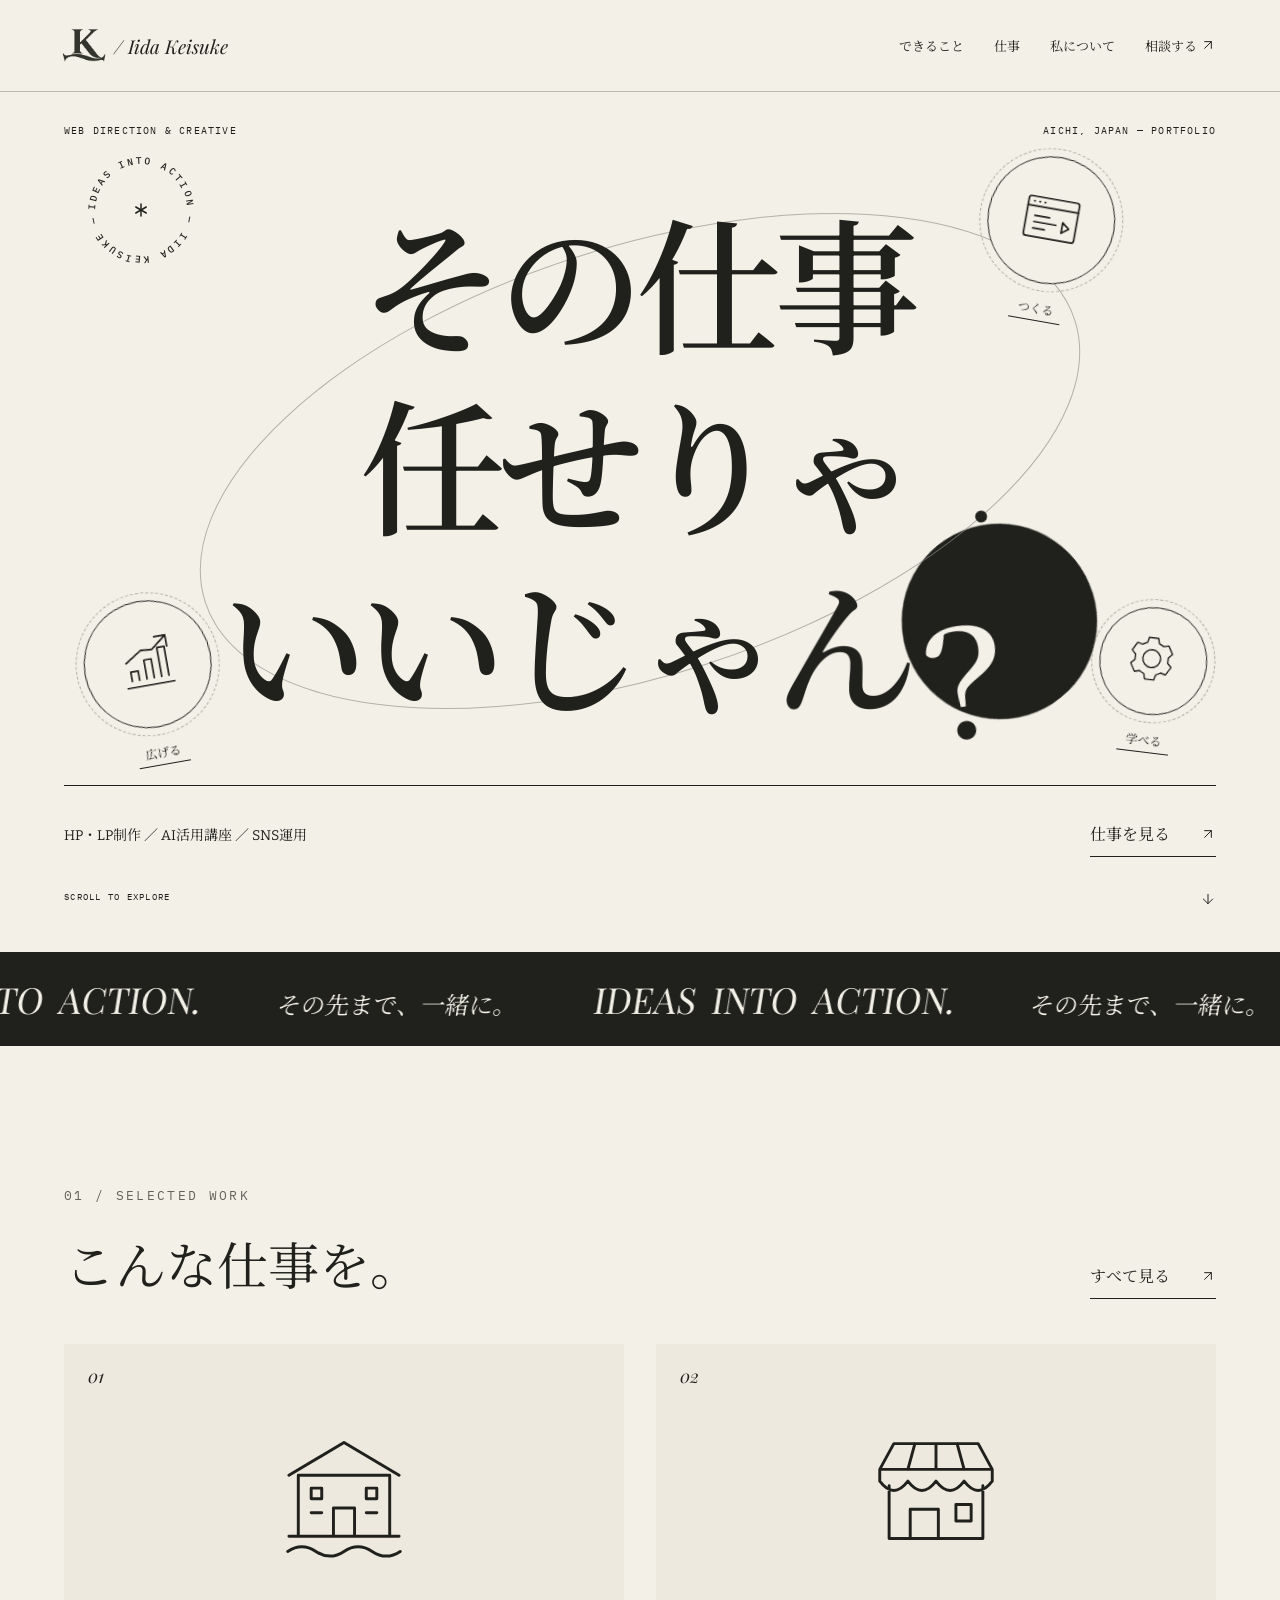
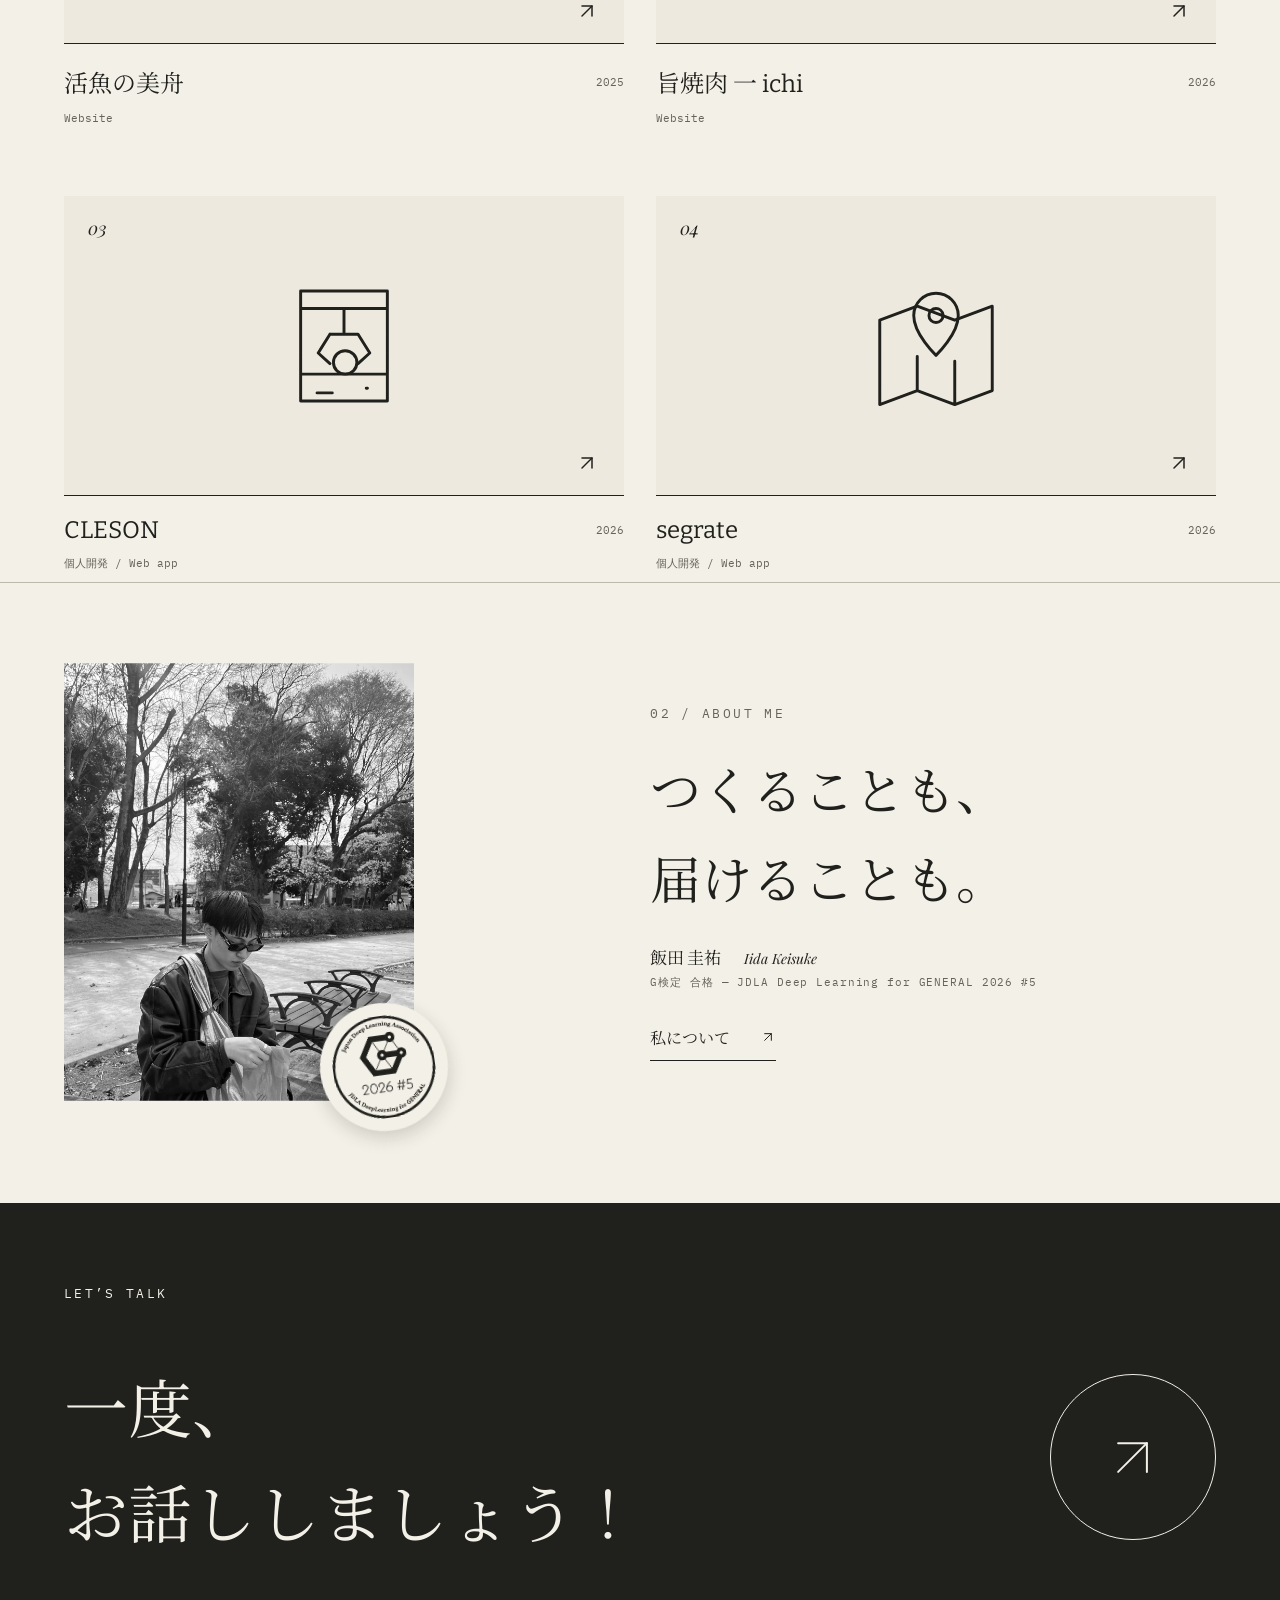
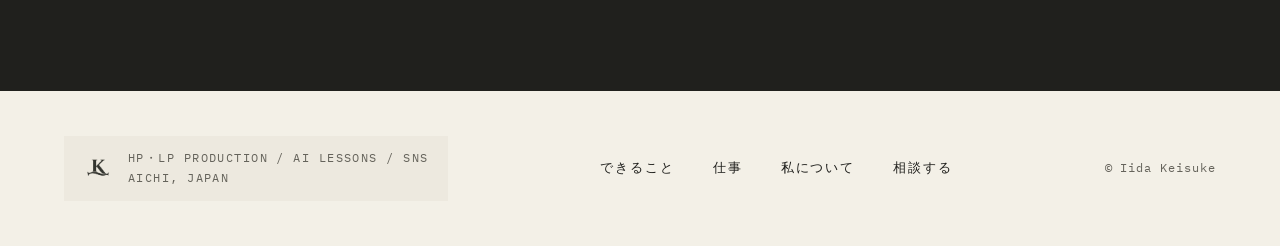
<file: index.html>
<!DOCTYPE html>
<html lang="ja">
<head>
<meta charset="utf-8">
<meta name="viewport" content="width=device-width, initial-scale=1">
<title>Iida Keisuke — HP・LP 制作 / AI 活用講座 / SNS 運用</title>
<meta name="description" content="愛知を拠点に、HP・LP の制作を中心に、AI の使い方の講座や SNS の運用までまとめてご相談いただけます。Web ディレクションと広告運用（約180社）の経験をもとに、公開後の改善まで一貫してご提案します。飯田圭祐のポートフォリオ。">
<meta name="theme-color" content="#F3F0E7">
<link rel="icon" href="uploads/ik-mark.png" type="image/png">
<link rel="apple-touch-icon" href="uploads/ik-mark.png">

<!-- ============================================================
     非公開運用（意図的な設定・外さないこと）
     このサイトは検索結果に載せません。営業先など URL を伝えた人だけに
     見せる方針のため、次の noindex と robots.txt の Disallow は
     そのまま維持してください。publish.py --public は実行不要です。
     ============================================================ -->
<meta name="robots" content="noindex, nofollow">

<!-- 下のドメインは仮の値です。手で直さず publish.py で設定してください:
       python3 publish.py あなたのドメイン
     canonical / og:url / og:image と robots.txt がまとめて書き換わります。 -->
<link rel="canonical" href="https://mesikuitaina.pages.dev/">
<meta property="og:type" content="website">
<meta property="og:locale" content="ja_JP">
<meta property="og:site_name" content="Iida Keisuke">
<meta property="og:title" content="Iida Keisuke — HP・LP 制作 / AI 活用講座 / SNS 運用">
<meta property="og:description" content="HP・LP の制作を中心に、AI の使い方の講座や SNS の運用も一緒に。約180社の広告運用と Web ディレクションの経験をもとに、公開したあとまで見据えてご提案します。">
<meta property="og:url" content="https://mesikuitaina.pages.dev/">
<meta property="og:image" content="https://mesikuitaina.pages.dev/og-image.png">
<meta property="og:image:width" content="1200">
<meta property="og:image:height" content="630">
<meta property="og:image:alt" content="Iida Keisuke — Web direction / HP・LP production, Aichi Japan">
<meta name="twitter:card" content="summary_large_image">
<link rel="preconnect" href="https://fonts.googleapis.com">
<link rel="preconnect" href="https://fonts.gstatic.com" crossorigin>
<link href="https://fonts.googleapis.com/css2?family=Playfair+Display:wght@400;500&family=Bitter:wght@400;500&family=Inter:wght@400;600;700&family=IBM+Plex+Mono:wght@400;500&family=Noto+Serif+JP:wght@400;600&family=Noto+Sans+JP:wght@400;700&display=swap" rel="stylesheet">
<!-- 初回だけイントロを出す。CSS より先に判定して、ちらつきを防ぐ -->
<script>(function(d){try{if(sessionStorage.getItem('ik-intro')||matchMedia('(prefers-reduced-motion: reduce)').matches)d.classList.add('no-intro');else d.classList.add('is-intro')}catch(e){d.classList.add('no-intro')}})(document.documentElement)</script>
<link rel="stylesheet" href="styles.css">
</head>
<body>

<!-- アイコンのスプライト。線画は uploads/icons/*.svg と同じ形、矢印などは Lucide -->
<svg class="sprite" aria-hidden="true" focusable="false">
  <symbol id="ico-browser" viewBox="0 0 128 128"><rect x="16" y="24" width="96" height="76" rx="5" pathLength="1"/><path pathLength="1" d="M16 42h96M27 33h1m9 0h1m9 0h1M32 60h28M32 72h42M32 84h22M86 65l13 10-13 10z"/></symbol>
  <symbol id="ico-claw" viewBox="0 0 128 128"><path pathLength="1" d="M27 17h74v94H27zM27 32h74M64 32v22m-12 0h24l10 16-10 9m-24-25L42 70l10 9M27 88h74M41 104h13m29-4h1"/><circle cx="65" cy="78" r="10" pathLength="1"/></symbol>
  <symbol id="ico-gear" viewBox="0 0 128 128"><path pathLength="1" d="M53 22h22l3 12 11 6 12-3 11 19-9 9v13l9 9-11 19-12-3-11 6-3 12H53l-3-12-11-6-12 3-11-19 9-9V65l-9-9 11-19 12 3 11-6z" transform="translate(0 -8) scale(.95)"/><circle cx="61" cy="60" r="20" pathLength="1"/></symbol>
  <symbol id="ico-graph" viewBox="0 0 128 128"><path pathLength="1" d="M20 103h89M30 91V73h14v18m14 0V55h14v36m14 0V36h14v55M24 56l31-20 21 2 29-23m-21 0h21v21"/></symbol>
  <symbol id="ico-grow" viewBox="0 0 128 128"><path pathLength="1" d="M65 110V57C35 62 22 40 23 21c28-2 44 12 42 36 1-29 18-43 43-41 2 27-13 44-43 41M23 21l42 36 43-41M38 110h54"/></symbol>
  <symbol id="ico-inn" viewBox="0 0 128 128"><path pathLength="1" d="M17 100h94M25 99V48h78v51M17 48l47-28 47 28M55 99V76h18v23M36 59h9v9h-9zm47 0h9v9h-9zM36 80h9m38 0h9M16 113q12-8 24 0t24 0t24 0t24 0"/></symbol>
  <symbol id="ico-map" viewBox="0 0 128 128"><path pathLength="1" d="M16 42l32-12 32 12 32-12v72l-32 12-32-12-32 12zM48 73v29m32-25v37"/><path pathLength="1" d="M83 38c0 16-19 34-19 34S45 54 45 38a19 19 0 0138 0z"/><circle cx="64" cy="38" r="6" pathLength="1"/></symbol>
  <symbol id="ico-plan" viewBox="0 0 128 128"><path pathLength="1" d="M32 20h65v92H32zM48 15h33v13H48zM44 45l4 4 8-9m8 5h20M44 65l4 4 8-9m8 5h20M44 85l4 4 8-9m8 5h20"/></symbol>
  <symbol id="ico-shop" viewBox="0 0 128 128"><path pathLength="1" d="M24 57v45h80V57M16 43l12-22h72l12 22M16 43v10q12 16 24 0 12 16 24 0 12 16 24 0 12 16 24 0V43zM40 43l6-22m18 22V21m24 22-6-22M42 102V77h24v25m15-29h13v14H81z"/></symbol>
  <symbol id="ico-talk" viewBox="0 0 128 128"><path pathLength="1" d="M18 24h76v53H48L28 96V77H18zM39 43h36M39 56h25M102 44h12v55H98v16L78 99H56V87"/></symbol>
  <symbol id="lu-arrow-up-right" viewBox="0 0 24 24"><path d="M7 7h10v10"/><path d="M7 17 17 7"/></symbol>
  <symbol id="lu-arrow-right" viewBox="0 0 24 24"><path d="M5 12h14"/><path d="m12 5 7 7-7 7"/></symbol>
  <symbol id="lu-arrow-left" viewBox="0 0 24 24"><path d="m12 19-7-7 7-7"/><path d="M19 12H5"/></symbol>
  <symbol id="lu-arrow-down" viewBox="0 0 24 24"><path d="M12 5v14"/><path d="m19 12-7 7-7-7"/></symbol>
  <symbol id="lu-asterisk" viewBox="0 0 24 24"><path d="M12 6v12"/><path d="M17.196 9 6.804 15"/><path d="m6.804 9 10.392 6"/></symbol>
</svg>

<!-- 初回ロードのイントロ。K のロゴにインクが満ちて、そのあと黒い面が縮んで FV の「インクの玉」になる -->
<div class="intro" data-intro aria-hidden="true">
  <div class="intro__center">
    <span class="intro__k"><img src="uploads/ik-mark.png" alt="" width="220" height="220"></span>
    <span class="intro__rule"></span>
    <span class="intro__name">IIDA KEISUKE</span>
    <span class="intro__sub">WEB DIRECTION &amp; CREATIVE</span>
  </div>
</div>

<!-- ページ切り替えのインク。クリックした場所から広がって、次のページで縮む -->
<div class="wipe" data-wipe aria-hidden="true" hidden><span class="wipe__label"><span data-wipe-label></span></span></div>

<a class="skip-link" href="#main">本文へスキップ</a>

<nav class="nav" aria-label="メインナビゲーション">
  <a class="nav__mark" href="#/" aria-label="ホーム">
    <span class="wordmark"><img class="wordmark__k" src="uploads/ik-mark.png" alt="" width="56" height="56"><i>/ Iida Keisuke</i></span>
  </a>
  <div class="nav__links">
    <a href="#/services" data-nav="services">できること</a>
    <a href="#/works" data-nav="works">仕事</a>
    <a href="#/about" data-nav="about">私について</a>
    <a href="#/contact" data-nav="contact">相談する <svg class="lu" aria-hidden="true"><use href="#lu-arrow-up-right"/></svg></a>
  </div>
  <span class="nav__progress" aria-hidden="true"></span>
</nav>

<main id="main" class="pages">

  <div class="page" data-page="top" hidden>
    <header class="motion-hero shell" data-motion-hero>
      <div class="hero-topline"><span>WEB DIRECTION &amp; CREATIVE</span><span>AICHI, JAPAN — PORTFOLIO</span></div>
      <div class="hero-composition">
        <svg class="hero-orbit" viewBox="0 0 1000 600" aria-hidden="true">
          <g>
            <ellipse cx="500" cy="300" rx="460" ry="215" pathLength="1"/>
            <circle class="hero-orbit__dot" r="6"><animateMotion dur="26s" repeatCount="indefinite" path="M960 300a460 215 0 1 1-920 0a460 215 0 1 1 920 0"/></circle>
          </g>
        </svg>
        <h1 class="catchphrase" aria-label="その仕事任せりゃいいじゃん？"><span class="catch-line" aria-hidden="true" data-chars>その仕事</span><span class="catch-line" aria-hidden="true" data-chars>任せりゃ</span><span class="catch-line" aria-hidden="true" data-chars>いいじゃん？</span></h1>
        <a class="floating-object object-browser" href="#/services" aria-label="HP・LP制作について" data-sticker><span class="sticker__pop"><span class="sticker__disc"><svg class="ico" viewBox="0 0 128 128" aria-hidden="true"><use href="#ico-browser"/></svg></span><span class="sticker__label">つくる</span></span></a>
        <a class="floating-object object-graph" href="#/services" aria-label="SNS運用について" data-sticker><span class="sticker__pop"><span class="sticker__disc"><svg class="ico" viewBox="0 0 128 128" aria-hidden="true"><use href="#ico-graph"/></svg></span><span class="sticker__label">広げる</span></span></a>
        <a class="floating-object object-gear" href="#/services" aria-label="AI活用講座について" data-sticker><span class="sticker__pop"><span class="sticker__disc"><svg class="ico" viewBox="0 0 128 128" aria-hidden="true"><use href="#ico-gear"/></svg></span><span class="sticker__label">学べる</span></span></a>
        <div class="hero-badge" aria-hidden="true">
          <svg class="hero-badge__ring" viewBox="0 0 120 120"><defs><path id="badge-circle" d="M60 60m-46 0a46 46 0 1 1 92 0a46 46 0 1 1-92 0"/></defs><text><textPath href="#badge-circle" textLength="282" lengthAdjust="spacing">IDEAS INTO ACTION — IIDA KEISUKE — </textPath></text></svg>
          <svg class="lu lu--24 hero-badge__star"><use href="#lu-asterisk"/></svg>
        </div>
      </div>
      <div class="hero-bottom"><span class="hero-specialties">HP・LP制作 ／ AI活用講座 ／ SNS運用</span><a class="editorial-link" href="#/works" data-magnet>仕事を見る <span class="arw"><svg class="lu" aria-hidden="true"><use href="#lu-arrow-up-right"/></svg></span></a></div>
      <div class="scroll-cue" aria-hidden="true"><span>SCROLL TO EXPLORE</span><span class="scroll-cue__arrow"><svg class="lu" aria-hidden="true"><use href="#lu-arrow-down"/></svg></span></div>
    </header>
    <div class="ticker" aria-hidden="true" data-ticker><div>IDEAS INTO ACTION. <i>その先まで、一緒に。</i> IDEAS INTO ACTION. <i>その先まで、一緒に。</i> IDEAS INTO ACTION. <i>その先まで、一緒に。</i></div></div>
    <section class="shell section selected-work"><div class="section-heading" data-rv="lines"><span class="label">01 / SELECTED WORK</span><h2 data-lines>こんな仕事を。</h2><a class="editorial-link" href="#/works">すべて見る <span class="arw"><svg class="lu" aria-hidden="true"><use href="#lu-arrow-up-right"/></svg></span></a></div><div class="project-grid"><a class="project-tile" href="https://ikeuo-mifune.co.jp" target="_blank" rel="noopener" data-rv data-cursor="見る"><div class="project-art" data-art><svg class="ico" viewBox="0 0 128 128" aria-hidden="true"><use href="#ico-inn"/></svg><span class="project-number">01</span><span class="project-open"><svg class="lu lu--24" aria-hidden="true"><use href="#lu-arrow-up-right"/></svg></span></div><div class="project-caption"><h3>活魚の美舟</h3><span>2025</span></div><p>Website</p></a><a class="project-tile" href="https://yakinikuichi0901.com" target="_blank" rel="noopener" data-rv data-cursor="見る"><div class="project-art" data-art><svg class="ico" viewBox="0 0 128 128" aria-hidden="true"><use href="#ico-shop"/></svg><span class="project-number">02</span><span class="project-open"><svg class="lu lu--24" aria-hidden="true"><use href="#lu-arrow-up-right"/></svg></span></div><div class="project-caption"><h3>旨焼肉 一 ichi</h3><span>2026</span></div><p>Website</p></a><a class="project-tile" href="https://cleson.netlify.app" target="_blank" rel="noopener" data-rv data-cursor="見る"><div class="project-art" data-art><svg class="ico" viewBox="0 0 128 128" aria-hidden="true"><use href="#ico-claw"/></svg><span class="project-number">03</span><span class="project-open"><svg class="lu lu--24" aria-hidden="true"><use href="#lu-arrow-up-right"/></svg></span></div><div class="project-caption"><h3>CLESON</h3><span>2026</span></div><p>個人開発 / Web app</p></a><a class="project-tile" href="https://segrate.59kp2jzvr8.workers.dev" target="_blank" rel="noopener" data-rv data-cursor="見る"><div class="project-art" data-art><svg class="ico" viewBox="0 0 128 128" aria-hidden="true"><use href="#ico-map"/></svg><span class="project-number">04</span><span class="project-open"><svg class="lu lu--24" aria-hidden="true"><use href="#lu-arrow-up-right"/></svg></span></div><div class="project-caption"><h3>segrate</h3><span>2026</span></div><p>個人開発 / Web app</p></a></div></section>
    <section class="shell section mini-about" data-rv="lines"><div class="mini-figure"><div class="mini-portrait" data-par><img src="uploads/AD8A0684-EFC5-4C89-AA49-F36AAA071E09_1_102_o.jpeg" alt="飯田圭祐" loading="lazy"></div><img class="mini-badge" src="uploads/g-kentei-2026-5.png" alt="G検定（JDLA Deep Learning for GENERAL 2026 #5）合格バッジ" width="250" height="250" loading="lazy"></div><div><span class="label">02 / ABOUT ME</span><h2 data-lines>つくることも、<br>届けることも。</h2><p>飯田 圭祐 <span class="bio-english">Iida Keisuke</span></p><p class="mini-cert">G検定 合格 — JDLA Deep Learning for GENERAL 2026 #5</p><a class="editorial-link" href="#/about">私について <span class="arw"><svg class="lu" aria-hidden="true"><use href="#lu-arrow-up-right"/></svg></span></a></div></section>
    <section class="contact-band" data-rv="lines"><div class="shell"><span class="label">LET’S TALK</span><a href="#/contact" data-cursor="話す"><h2 data-lines>一度、<br>お話ししましょう！</h2><span class="contact-arrow" data-magnet><svg class="lu lu--display" aria-hidden="true"><use href="#lu-arrow-up-right"/></svg></span></a></div></section>
  </div>
  <div class="page" data-page="services" hidden><div class="shell page-body" data-rv="lines"><span class="label">SERVICES</span><h1 class="display-1 display-1--jp" data-lines>できること。</h1><p class="page-lead">まずは HP・LP をつくる。AI の使い方も、SNS での発信も、一緒に。</p></div>    <!-- Services -->
    <section class="shell section" aria-labelledby="svc-heading">
      <div class="rule" data-rv>
        <span class="label" id="svc-heading">Services</span>
        <span class="rule__line"></span>
        <span class="label">できること</span>
      </div>
      <div class="grid-2 gap-32 mt-48">
        <article class="card card--wide" data-rv>
          <svg class="ico service-icon" viewBox="0 0 128 128" aria-hidden="true"><use href="#ico-browser"/></svg><span class="label label--sm">(01) HP / LP Production</span>
          <h2 class="card__title">HP・LP の制作</h2>
          <p class="card__body">いちばんの軸は、HP・LP の制作です。ヒアリング・構成設計・進行・公開までを一貫して担当し、誰に何を届けるサイトなのかを整理したうえで、問い合わせや予約といったゴールまでの導線から逆算して設計します。これまで約180社の広告運用を担当してきたので、公開したあとに数字がどこで落ちやすいかを見据えて作れます。</p>
          <ul class="chips">
            <li class="chip">要件整理・構成設計</li>
            <li class="chip">HP / LP 制作</li>
            <li class="chip">進行管理</li>
            <li class="chip">公開後の改善</li>
          </ul>
        </article>
        <article class="card" data-rv>
          <svg class="ico service-icon" viewBox="0 0 128 128" aria-hidden="true"><use href="#ico-gear"/></svg><span class="label label--sm">(02) AI Lessons</span>
          <h2 class="card__title">AI の使い方の講座</h2>
          <p class="card__body">AI の操作そのものより、つまずきやすいのは「何をコンセプトにするか」「どんな指示を出せばいいか」といった設計の部分です。ディレクションで身につけた進め方の型を交えながら、AI の使い方を最初の一歩から一緒に学べます。AI をまだ触ったこともない方も大歓迎です。現職では、人の手で月230時間かかっていた定型業務を、AI で自動化して0時間にした経験があります。その進め方も、お伝えできます。</p>
          <ul class="chips">
            <li class="chip">初心者歓迎</li>
            <li class="chip">ツールの使い分け</li>
            <li class="chip">指示出しの整理</li>
            <li class="chip">業務効率化</li>
            <li class="chip">月230時間 → 0時間</li>
          </ul>
        </article>
        <article class="card" data-rv>
          <svg class="ico service-icon" viewBox="0 0 128 128" aria-hidden="true"><use href="#ico-graph"/></svg><span class="label label--sm">(03) SNS</span>
          <h2 class="card__title">SNS の運用</h2>
          <p class="card__body">HP・LP をつくって終わりにせず、SNS での発信や運用も一緒にご相談いただけます。サイトと SNS をつなげて、知ってもらう、見てもらう、問い合わせにつながる、という流れを整えます。</p>
          <ul class="chips">
            <li class="chip">SNS 運用</li>
            <li class="chip">発信の設計</li>
            <li class="chip">サイトとの連携</li>
          </ul>
        </article>
      </div>
    </section>

<section class="shell section"><div class="section-heading" data-rv="lines"><span class="label">HOW WE WORK</span><h2 data-lines>一緒に進める、4ステップ。</h2></div><ol class="process-list" data-rv><li><span>01</span><svg class="ico process-icon" viewBox="0 0 128 128" aria-hidden="true"><use href="#ico-talk"/></svg><h3>話す</h3><p>今の状況と、目指すことを。</p></li><li><span>02</span><svg class="ico process-icon" viewBox="0 0 128 128" aria-hidden="true"><use href="#ico-plan"/></svg><h3>整理する</h3><p>必要なことと、進める順番を。</p></li><li><span>03</span><svg class="ico process-icon" viewBox="0 0 128 128" aria-hidden="true"><use href="#ico-browser"/></svg><h3>つくる</h3><p>目的に合った、伝わるかたちに。</p></li><li><span>04</span><svg class="ico process-icon" viewBox="0 0 128 128" aria-hidden="true"><use href="#ico-grow"/></svg><h3>育てる</h3><p>公開後も、数字を見ながら。</p></li></ol><a class="editorial-link" href="#/contact" data-rv>今の状況を相談する <span class="arw"><svg class="lu" aria-hidden="true"><use href="#lu-arrow-up-right"/></svg></span></a></section></div>
  <!-- ============================= WORKS ============================= -->
  <div class="page" data-page="works" hidden>
    <section class="shell page-body">
      <div data-rv="lines"><div class="label">Works — HP / LP / App</div>
      <h1 class="display-1" data-lines>All work</h1></div>
      <p class="page-lead" data-rv>HP・LP・アプリの3つに分けて掲載しています。現在公開できるのは4件で、これから随時追加していきます。</p>

      <div class="rule mt-72" data-rv>
        <span class="label">01 — Website / HP</span>
        <span class="rule__line"></span>
        <span class="mono-xs">2件</span>
      </div>
      <div class="grid-2 gap-40 mt-32">
        <a class="work work--lg" data-rv data-cursor="見る" href="https://ikeuo-mifune.co.jp" target="_blank" rel="noopener">
          <div class="work__thumb work__thumb--cover">
            <svg class="ico" viewBox="0 0 128 128" role="img" aria-label="旅館のアイコン"><use href="#ico-inn"/></svg>
          </div>
          <div>
            <div class="work__head">
              <h2 class="work__title">活魚の美舟 公式サイト <svg class="lu lu--20" aria-hidden="true"><use href="#lu-arrow-up-right"/></svg></h2>
              <span class="mono-xs">2025</span>
            </div>
            <p class="work__body">旅館の公式サイト。ディレクションから制作、公開後の運用まで担当。</p>
            <ul class="chips mt-18">
              <li class="chip">ディレクション</li>
              <li class="chip">HP 制作</li>
              <li class="chip">運用</li>
            </ul>
          </div>
        </a>
        <a class="work work--lg" data-rv data-cursor="見る" href="https://yakinikuichi0901.com" target="_blank" rel="noopener">
          <div class="work__thumb work__thumb--cover">
            <svg class="ico" viewBox="0 0 128 128" role="img" aria-label="飲食店のアイコン"><use href="#ico-shop"/></svg>
          </div>
          <div>
            <div class="work__head">
              <h2 class="work__title">旨焼肉 一 ichi 公式サイト <svg class="lu lu--20" aria-hidden="true"><use href="#lu-arrow-up-right"/></svg></h2>
              <span class="mono-xs">2026</span>
            </div>
            <p class="work__body">愛知県東浦町の焼肉店の公式サイト。生牛タンと名物「一焼」がおすすめメニューです！</p>
            <ul class="chips mt-18">
              <li class="chip">HP 制作</li>
              <li class="chip">CMS 連携</li>
              <li class="chip">飲食店</li>
            </ul>
          </div>
        </a>
      </div>

      <div class="rule mt-88" data-rv>
        <span class="label">02 — LP</span>
        <span class="rule__line"></span>
        <span class="mono-xs">準備中</span>
      </div>
      <div class="grid-2 gap-40 mt-32">
        <a class="work work--lg" data-rv href="#/contact">
          <div class="work__thumb work__thumb--empty work__thumb--43">
            <span class="label label--sm">LP — 制作依頼受付中</span>
          </div>
          <div>
            <div class="work__head">
              <h2 class="work__title">LP 制作</h2>
              <svg class="lu" aria-hidden="true"><use href="#lu-arrow-right"/></svg>
            </div>
            <p class="work__body">LP の制作を受け付けています。ヒアリングから構成設計、制作、公開後の改善まで一貫してご提案します。実績はこれから掲載予定です。</p>
          </div>
        </a>
      </div>

      <div class="rule mt-88" data-rv>
        <span class="label">03 — App / アプリ</span>
        <span class="rule__line"></span>
        <span class="mono-xs">2件</span>
      </div>
      <div class="grid-2 gap-40 mt-32">
        <a class="work work--lg" data-rv data-cursor="見る" href="https://cleson.netlify.app" target="_blank" rel="noopener">
          <div class="work__icon-box">
            <svg class="ico" viewBox="0 0 128 128" role="img" aria-label="CLESON アプリのアイコン"><use href="#ico-claw"/></svg>
          </div>
          <div>
            <div class="work__head">
              <h2 class="work__title">CLESON <svg class="lu lu--20" aria-hidden="true"><use href="#lu-arrow-up-right"/></svg></h2>
              <span class="mono-xs">公開中</span>
            </div>
            <p class="work__body">クレーンゲームの景品在庫を、商品名・店舗名から検索できる Web アプリ。バンダイナムコ・タイトーなど店舗のデータを毎日自動更新しています。</p>
            <ul class="chips mt-18">
              <li class="chip">Web アプリ</li>
              <li class="chip">個人開発</li>
              <li class="chip">在庫検索</li>
            </ul>
          </div>
        </a>
        <a class="work work--lg" data-rv data-cursor="見る" href="https://segrate.59kp2jzvr8.workers.dev" target="_blank" rel="noopener">
          <div class="work__icon-box">
            <svg class="ico" viewBox="0 0 128 128" role="img" aria-label="segrate アプリのアイコン"><use href="#ico-map"/></svg>
          </div>
          <div>
            <div class="work__head">
              <h2 class="work__title">segrate <svg class="lu lu--20" aria-hidden="true"><use href="#lu-arrow-up-right"/></svg></h2>
              <span class="mono-xs">試用版を公開中</span>
            </div>
            <p class="work__body">地図から「誰かのおすすめ」を見つけられるアプリ。自分だけが知っている地元のお店を、日本中・世界中の人と共有できます。</p>
            <ul class="chips mt-18">
              <li class="chip">アプリ開発</li>
              <li class="chip">個人開発</li>
              <li class="chip">地図・位置情報</li>
              <li class="chip">AI 活用</li>
            </ul>
          </div>
        </a>
      </div>

      <div class="callout" data-rv>
        <div>
          <h2 class="callout__title">実績はこれから増やしていきます</h2>
          <p class="callout__body">HP・LP の制作を中心に、AI の使い方の講座や SNS 運用のご相談も受け付けています。</p>
        </div>
        <a class="btn btn--outline" href="#/contact">Contact <span class="arw arw--r"><svg class="lu" aria-hidden="true"><use href="#lu-arrow-right"/></svg></span></a>
      </div>
    </section>
  </div>

  <!-- ============================= CASE ============================= -->
  <div class="page" data-page="case" hidden>
    <article class="shell page-body" data-case-root></article>
  </div>

  <!-- ============================= ABOUT ============================= -->
  <div class="page" data-page="about" hidden>
    <section class="shell page-body">
      <div data-rv="lines"><div class="label">About — Iida Keisuke</div>
      <h1 class="display-1 display-1--jp" data-lines>数字から逆算して、<br class="br-lg">Web をつくる。</h1></div>

      <div class="about about--page mt-72">
        <div>
          <div class="portrait" data-rv="clip" data-par>
            <img src="uploads/AD8A0684-EFC5-4C89-AA49-F36AAA071E09_1_102_o.jpeg" alt="飯田圭祐のポートレート" loading="lazy">
          </div>
          <p class="bio-name"><ruby>飯田<rt>いいだ</rt></ruby>　<ruby>圭祐<rt>けいすけ</rt></ruby></p>
          <p class="mono-sm mt-12">Iida Keisuke<br>Born 2001.04.27<br>Web direction / HP・LP production<br>Aichi, Japan</p>
          <!-- 資格の証明。このページだけ元の色のバッジを使う（TOP は墨色） -->
          <div class="about-cert" data-rv>
            <img class="about-cert__badge" src="uploads/g-kentei-2026-5-color.png" alt="G検定（JDLA Deep Learning for GENERAL 2026 #5）合格バッジ" width="250" height="250">
            <div>
              <span class="label">CERTIFICATION</span>
              <p class="about-cert__title">G検定 合格</p>
              <p class="about-cert__meta">JDLA Deep Learning for GENERAL 2026 #5</p>
              <p class="about-cert__meta">2026.09 取得</p>
              <p class="about-cert__text">AI の仕組みや、仕事でどう活かすかの基礎知識を問う資格試験です。AI の業界団体（JDLA）が実施しています。</p>
            </div>
          </div>
        </div>
        <div>
          <p class="prose prose--first" data-rv>Web ディレクターとして、ヒアリング・企画・構成設計・ライティングの指示・進行管理・公開までを担当してきました。</p>
          <p class="prose" data-rv>ディレクションで一番大事にしているのは、「かっこいいサイト」ではなく「目的が果たせるサイト」にすることです。誰に向けて、何をしてもらうためのサイトなのか。そこが決まらないまま作り始めると、きれいでも問い合わせが増えないサイトになってしまいます。</p>
          <p class="prose" data-rv>だからまず、事業の状況とゴールをお聞きするところから始めます。そのうえで必要なページと導線を決め、デザイン・実装の意図までブレないように進行します。事業側の意図と、つくり手の都合。その間に立って翻訳するのがディレクターの仕事だと思っています。</p>
          <p class="prose" data-rv>あわせて、これまで約180社の広告運用を担当してきました。業種も規模もさまざまな案件を見てきたので、「この業種ならどこで離脱しやすいか」「どの訴求が刺さりやすいか」の引き出しがあります。</p>
          <p class="prose" data-rv>つくる側と、集客して数字を追う側。その両方を経験しているので、納品して終わりではなく「公開したあとどう回すか」から逆算した設計ができます。制作だけ、運用だけ、で分断されないのが自分の強みです。</p>
          <p class="prose" data-rv>加えて現職では、AI を実際の業務に組み込み、人の手で月230時間かかっていた定型業務をすべて自動化して、0時間にしました。リサーチや原稿づくり、数値チェックといった工程も短縮できるので、制作も運用もスピードを落とさず進められます。</p>
          <p class="prose" data-rv>ただ、AI を使うほど強く感じているのは、道具が良くなっても「何をどう作るか」を決める部分は残る、ということです。AI の操作はできても、サイトを作るとなると何をコンセプトにすればいいのか、どんな指示を出せばいいのかで手が止まってしまう。これはツールの問題ではなく、設計の問題です。</p>
          <p class="prose" data-rv>どのページが必要で、何をどの順に見せて、どこへ着地させるのか。ディレクションで身につけたその型があるからこそ、AI を使う前提のままでも、作るものの中身を一緒に決めていけます。</p>
          <p class="prose" data-rv>なので、AI をまだ触ったことがない方こそ歓迎です。専門用語が分からなくても、何ができるのかイメージがついていなくても構いません。「やりたいことはあるけど、どう進めればいいか分からない」という状態からご相談ください。ツールの選び方も、指示の出し方も、最初の一歩から一緒に進めます。講座のかたちで、一緒に学ぶこともできます。</p>
          <p class="prose" data-rv>HP・LP の制作を軸に、AI の使い方の講座や、SNS の運用も一緒にご相談いただけます。サイトをつくる、使い方を学ぶ、発信して広げる。ひとつずつでも、まとめてでも大丈夫です。</p>

          <div class="grid-2 gap-48 mt-72">
            <div data-rv>
              <h2 class="colhead">できること</h2>
              <ul class="stack-list">
                <li>HP / LP のディレクション（要件整理・構成設計・進行管理）</li>
                <li>HP / LP の制作</li>
                <li>AI の使い方の講座（初心者歓迎）</li>
                <li>SNS の運用</li>
                <li>広告運用の経験を活かした LP・導線の改善</li>
                <li>公開後の運用・改善まで一貫した伴走</li>
                <li>AI を活用した業務効率化・アプリの企画開発</li>
                <li>生成 AI 検索(AIO)を意識した情報発信の相談</li>
              </ul>
            </div>
            <div data-rv>
              <h2 class="colhead">これまで</h2>
              <ol class="timeline">
                <li><span class="mono-xs">現在</span><span>HP・LP のディレクション / 業務での AI 活用（月230時間の定型業務を自動化）</span></li>
                <li><span class="mono-xs">2026.09</span><span>G検定（JDLA Deep Learning for GENERAL）合格</span></li>
                <li><span class="mono-xs">2026</span><span>旨焼肉 一 ichi 公式サイト 制作</span></li>
                <li><span class="mono-xs">2026</span><span>アプリ「segrate」「CLESON」を個人開発</span></li>
                <li><span class="mono-xs">2025</span><span>活魚の美舟 公式サイト ディレクション・制作・運用</span></li>
                <li><span class="mono-xs">これまで</span><span>Web ディレクター / 広告運用 約180社</span></li>
              </ol>
            </div>
          </div>

          <div class="actions mt-72">
            <a class="btn btn--outline" href="#/works">実績を見る <span class="arw arw--r"><svg class="lu" aria-hidden="true"><use href="#lu-arrow-right"/></svg></span></a>
            <a class="label link-arrow" href="#/contact">お問い合わせ <svg class="lu" aria-hidden="true"><use href="#lu-arrow-right"/></svg></a>
          </div>
        </div>
      </div>
    </section>
  </div>

  <!-- ============================= CONTACT ============================= -->
  <div class="page" data-page="contact" hidden>
    <section class="shell page-body">
      <div data-rv="lines"><div class="label">Contact — お気軽にどうぞ</div>
      <h1 class="display-1" data-lines>お問い合わせ</h1></div>

      <div class="contact mt-72">
        <div data-rv>
          <p class="prose prose--first">HP・LP の制作や作り直しを中心に、AI の使い方の講座、SNS の運用のご相談も歓迎します。まずは状況をお聞かせください。</p>
          <dl class="deflist">
            <div><dt class="label label--sm">Email</dt><dd class="maildd"><a href="mailto:keahi0427@icloud.com?subject=%E3%81%8A%E5%95%8F%E3%81%84%E5%90%88%E3%82%8F%E3%81%9B%EF%BC%88%E3%83%9D%E3%83%BC%E3%83%88%E3%83%95%E3%82%A9%E3%83%AA%E3%82%AA%E3%82%B5%E3%82%A4%E3%83%88%E3%82%88%E3%82%8A%EF%BC%89">keahi0427@icloud.com <svg class="lu" aria-hidden="true"><use href="#lu-arrow-up-right"/></svg></a><button type="button" class="copybtn" data-copy-mail>コピー</button></dd></div>
            <div><dt class="label label--sm">ご相談内容</dt><dd>HP・LP 制作 / AI 活用講座 / SNS 運用</dd></div>
            <div><dt class="label label--sm">拠点</dt><dd>愛知県</dd></div>
            <div><dt class="label label--sm">返信</dt><dd>2営業日以内</dd></div>
          </dl>
        </div>

        <div class="formcard" data-rv>
          <form class="form" novalidate data-contact-form>
            <label class="field">
              <span class="label label--sm">お名前</span>
              <input type="text" name="name" autocomplete="name" placeholder="山田 太郎">
            </label>
            <label class="field">
              <span class="label label--sm">メールアドレス</span>
              <input type="email" name="email" autocomplete="email" placeholder="you@company.co.jp">
            </label>
            <label class="field">
              <span class="label label--sm">ご相談内容</span>
              <textarea name="body" rows="6" placeholder="現在の状況とご相談したいことをお書きください。"></textarea>
            </label>
            <p class="form__error" data-form-error role="alert" hidden></p>
            <button type="submit" class="btn btn--dark">送信する <span class="arw arw--r"><svg class="lu" aria-hidden="true"><use href="#lu-arrow-right"/></svg></span></button>
          </form>

          <div class="form__done" data-form-done hidden>
            <h2 class="display-3" data-done-title>送信しました。</h2>
            <p class="prose prose--first" data-done-body>お問い合わせありがとうございます。2営業日以内にご返信します。</p>
            <button type="button" class="btn btn--outline mt-12" data-form-reset>もう一度送る</button>
          </div>
        </div>
      </div>
    </section>
  </div>

</main>

<footer class="shell site-footer">
  <div class="site-footer__mark">
    <img src="uploads/ik-mark.png" alt="Iida Keisuke ロゴ" width="28" height="28">
    <span class="mono-sm">HP・LP production / AI lessons / SNS<br>Aichi, Japan</span>
  </div>
  <nav class="site-footer__nav" aria-label="フッターナビゲーション">
    <a href="#/services">できること</a><a href="#/works">仕事</a><a href="#/about">私について</a><a href="#/contact">相談する</a>
  </nav>
  <small class="mono-xs">© Iida Keisuke</small>
</footer>

<div class="toast" data-toast role="status" aria-live="polite"></div>

<script src="app.js"></script>
</body>
</html>
</file>
<file: styles.css>
/* =========================================================
   Iida Keisuke — portfolio
   Tokens
   ========================================================= */
:root {
  --bg:      #D9D9D3;
  --light:   #F7F6F1;
  --surface: #EDECE6;
  --surface-alt: #E3E2DB;
  --line:    #C9C7BF;
  --ink:     #33342E;
  --muted:   #5C5C55;
  --cream:   #E5E4DC;
  --dark-a:  #3B4038;
  --dark-b:  #1E241C;

  --display: "Playfair Display", Georgia, serif;
  --serif:   "Bitter", "Noto Serif JP", Georgia, serif;
  --ui:      "Inter", "Noto Sans JP", system-ui, sans-serif;
  --mono:    "IBM Plex Mono", ui-monospace, SFMono-Regular, monospace;

  --max:    1280px;
  --pad:    clamp(24px, 5vw, 64px);
  --radius: 28px;
  --radius-md: 24px;
  --radius-sm: 12px;

  --ease: cubic-bezier(.22, .61, .36, 1);
}

/* =========================================================
   Base
   ========================================================= */
*, *::before, *::after { box-sizing: border-box; }

/* class-level `display` must never beat the hidden attribute */
[hidden] { display: none !important; }

html {
  scroll-behavior: auto;
  /* 個々の要素の横あふれを直しても取りこぼしが怖いので、保険として最後に閉じる */
  overflow-x: hidden;
}

body {
  margin: 0;
  overflow-anchor: none;
  color: var(--ink);
  font-family: var(--serif);
  background-color: var(--bg);
  background-image: linear-gradient(180deg, var(--light) 0, rgba(217, 217, 211, 0) 620px);
  background-repeat: no-repeat;
  -webkit-font-smoothing: antialiased;
}

a { color: inherit; text-decoration: none; transition: opacity .3s var(--ease); }
a:hover { opacity: .6; }

img { max-width: 100%; }

button { font: inherit; color: inherit; }

:focus-visible {
  outline: 2px solid var(--ink);
  outline-offset: 3px;
  border-radius: 4px;
}

ul, ol, dl, dd, figure { margin: 0; padding: 0; list-style: none; }

.skip-link {
  position: fixed;
  top: -100px;
  left: 24px;
  z-index: 100;
  padding: 12px 20px;
  border-radius: 9999px;
  background: var(--ink);
  color: var(--cream);
  font: 400 13px var(--mono);
  letter-spacing: .12em;
  transition: top .2s var(--ease);
}
.skip-link:focus { top: 20px; opacity: 1; }

/* =========================================================
   Typography helpers
   ========================================================= */
.label {
  font: 400 13px/1.5 var(--mono);
  letter-spacing: .18em;
  text-transform: uppercase;
  color: var(--muted);
}
.label--sm { font-size: 12px; }
.label--onDark { color: var(--line); }

.mono-sm {
  font: 400 12px/1.7 var(--mono);
  letter-spacing: .12em;
  text-transform: uppercase;
  color: var(--muted);
}
.mono-xs {
  font: 400 12px/1.5 var(--mono);
  letter-spacing: .08em;
  color: var(--muted);
}

.display-1 {
  margin: 24px 0 0;
  font: 400 clamp(3.5rem, 8vw, 7rem)/1 var(--display);
  letter-spacing: -.01em;
}
.display-2 {
  margin: 0;
  font: 400 clamp(2.5rem, 4.2vw, 3.5rem)/1.15 var(--display);
}
.display-3 {
  margin: 0;
  font: 400 clamp(1.75rem, 3vw, 2.25rem)/1.2 var(--display);
}

.prose {
  margin: 28px 0 0;
  font: 400 1.375rem/1.9 var(--serif);
  letter-spacing: .04em;
}
.prose--first { margin-top: 0; }

.page-lead {
  margin: 32px 0 0;
  max-width: 600px;
  font: 400 clamp(1.5rem, 2vw, 1.75rem)/1.5 var(--serif);
  letter-spacing: .02em;
}

/* spacing utilities */
.mt-12 { margin-top: 12px; }
.mt-18 { margin-top: 18px; }
.mt-24 { margin-top: 24px; }
.mt-32 { margin-top: 32px; }
.mt-40 { margin-top: 40px; }
.mt-48 { margin-top: 48px; }
.mt-72 { margin-top: 72px; }
.mt-88 { margin-top: 88px; }

.grid-2 { display: grid; grid-template-columns: 1fr 1fr; }
.gap-32 { gap: 32px; }
.gap-40 { gap: 40px; }
.gap-48 { gap: 48px; }

.shell {
  max-width: var(--max);
  width: 100%;
  margin-inline: auto;
  padding-inline: var(--pad);
}

.section { padding-top: 140px; }

/* =========================================================
   Reveal on scroll
   ========================================================= */
[data-rv] {
  opacity: 0;
  transform: translateY(24px);
  transition: opacity .6s var(--ease), transform .6s var(--ease);
}
[data-rv].is-in { opacity: 1; transform: none; }

/* =========================================================
   Nav
   ========================================================= */
.nav {
  position: sticky;
  top: 24px;
  z-index: 50;
  display: flex;
  align-items: center;
  justify-content: space-between;
  gap: 24px;
  max-width: 1100px;
  width: calc(100% - 48px);
  height: 72px;
  margin: 24px auto 0;
  padding-inline: clamp(18px, 3vw, 40px);
  border-radius: 9999px;
  background: rgba(160, 160, 150, .22);
  backdrop-filter: blur(16px);
  -webkit-backdrop-filter: blur(16px);
  font: 400 13px var(--mono);
  letter-spacing: .14em;
  text-transform: uppercase;
}
.nav__mark { display: inline-flex; align-items: center; height: 44px; }
.nav__links { display: flex; align-items: center; gap: clamp(20px, 4vw, 48px); }
.nav__links a { transition: opacity .3s var(--ease); }
.nav__links a[aria-current="page"] { opacity: .45; }

/* =========================================================
   Page transition
   ========================================================= */
.pages { transition: opacity .22s var(--ease); }
.pages.is-fading { opacity: 0; }
.page[hidden] { display: none; }

.page-body { padding-top: 148px; padding-bottom: 160px; }

/* =========================================================
   Quicklinks bar
   ========================================================= */
.quicklinks {
  display: flex;
  align-items: center;
  justify-content: space-between;
  gap: 32px;
  margin-top: 88px;
  padding-block: 24px;
  border-top: 1px solid var(--line);
  border-bottom: 1px solid var(--line);
  font: 400 13px var(--mono);
  letter-spacing: .14em;
  text-transform: uppercase;
}
.quicklinks__set { display: flex; align-items: center; gap: clamp(20px, 3vw, 40px); flex-wrap: wrap; }

/* =========================================================
   Rule (section header)
   ========================================================= */
.rule { display: flex; align-items: center; gap: 24px; }
.rule__line { flex: 1; height: 1px; background: var(--line); }

/* =========================================================
   Service cards
   ========================================================= */
.card {
  display: flex;
  flex-direction: column;
  gap: 20px;
  padding: 48px;
  border-radius: var(--radius);
  background: var(--surface);
}
.card--wide { grid-column: 1 / -1; }
.card__title {
  margin: 0;
  font: 400 clamp(2rem, 2.8vw, 2.5rem)/1.25 var(--display);
}
.card__body {
  margin: 0;
  font: 400 1.125rem/1.9 var(--serif);
  letter-spacing: .04em;
}

.chips { display: flex; flex-wrap: wrap; gap: 8px; margin-top: 8px; }
.chip {
  padding: 6px 14px;
  border-radius: 9999px;
  background: var(--bg);
  font: 400 12px var(--mono);
  letter-spacing: .06em;
}
.chips--light .chip { background: var(--surface); }

/* =========================================================
   Buttons
   ========================================================= */
.btn {
  display: inline-flex;
  align-items: center;
  gap: 16px;
  padding: 16px 28px;
  border: none;
  border-radius: 9999px;
  font: 400 13px var(--mono);
  letter-spacing: .14em;
  text-transform: uppercase;
  white-space: nowrap;
  cursor: pointer;
  transition: background .3s var(--ease), color .3s var(--ease), transform .3s var(--ease), opacity .3s var(--ease);
}
.btn--block {
  width: 100%;
  justify-content: space-between;
  gap: 24px;
  padding: 20px 28px;
}
.btn--light { background: var(--surface); color: var(--ink); }
.btn--light:hover { transform: translateY(-1px); opacity: 1; }

.btn--outline { border: 1px solid var(--line); background: var(--surface); }
.btn--outline:hover { background: var(--ink); color: var(--cream); opacity: 1; transform: translateY(-1px); }

.btn--ghost { border: 1px solid rgba(229, 228, 220, .35); color: var(--cream); }
.btn--ghost:hover { background: rgba(229, 228, 220, .12); opacity: 1; }

.btn--dark { align-self: flex-start; background: var(--ink); color: var(--cream); padding: 20px 28px; gap: 24px; }
.btn--dark:hover { transform: translateY(-1px); opacity: 1; }

.actions { display: flex; align-items: center; gap: 20px; flex-wrap: wrap; }

/* =========================================================
   Feature work card (dark)
   ========================================================= */
.feature {
  display: grid;
  grid-template-columns: 2fr 3fr;
  margin-top: 40px;
  border-radius: var(--radius);
  overflow: hidden;
  background: linear-gradient(160deg, var(--dark-a) 0%, var(--dark-b) 100%);
  color: var(--cream);
  transition: transform .3s var(--ease);
}
.feature:hover { transform: translateY(-2px); opacity: 1; }
.feature__text {
  display: flex;
  flex-direction: column;
  justify-content: space-between;
  gap: 48px;
  padding: 72px 64px;
}
.feature__title {
  margin: 0;
  font: 400 clamp(2.25rem, 3.6vw, 3.25rem)/1.15 var(--display);
}
.feature__body {
  margin: 20px 0 40px;
  font: 400 1.25rem/1.8 var(--serif);
  letter-spacing: .04em;
}
.feature__media { display: flex; padding: 48px 48px 48px 0; }

.shot {
  position: relative;
  flex: 1;
  display: flex;
  min-height: 340px;
  padding: 32px;
  border-radius: 20px;
  background: #fff;
  overflow: hidden;
}
.shot__glow {
  position: absolute;
  inset: -40px;
  background:
    radial-gradient(60% 60% at 25% 70%, #F3D9C9 0%, transparent 70%),
    radial-gradient(55% 55% at 80% 30%, #D6E6D2 0%, transparent 70%);
  filter: blur(60px);
}
.shot img {
  position: relative;
  flex: 1;
  width: 100%;
  height: 100%;
  object-fit: cover;
  border-radius: var(--radius-sm);
  box-shadow: 0 8px 28px rgba(30, 36, 28, .14);
}

/* =========================================================
   Work cards
   ========================================================= */
.work {
  display: flex;
  flex-direction: column;
  gap: 20px;
  /* グリッドの子は既定で min-width:auto（中身の最小幅）になり、
     タイトルやラベルが長いとその分だけ列がはみ出す。0 にして正しく縮められるようにする */
  min-width: 0;
  transition: transform .3s var(--ease), box-shadow .3s var(--ease);
}
.work:hover { transform: translateY(-2px); opacity: 1; }

/* Works ページの大きいカード。中身を1枚のカードにまとめて縦2つ・横並びで増やしていける形にする */
.work--lg {
  gap: 24px;
  background: var(--surface);
  border-radius: var(--radius);
  padding: 36px;
}
.work--lg:hover { box-shadow: 0 12px 32px rgba(30, 36, 28, .08); }

.work__thumb {
  display: flex;
  align-items: center;
  justify-content: center;
  border-radius: var(--radius-md);
  overflow: hidden;
  aspect-ratio: 16 / 10;
  background: var(--surface);
}
.work__thumb--43 { aspect-ratio: 4 / 3; }
.work__thumb--cover { aspect-ratio: 4 / 3; }
.work__thumb--cover img { width: 100%; height: 100%; object-fit: cover; display: block; }
.work__thumb--icon img {
  width: 26%;
  border-radius: 22%;
  box-shadow: 0 8px 26px rgba(30, 36, 28, .14);
}
.work__thumb--empty {
  background: none;
  border: 1px dashed var(--line);
}

/* Works ページのアプリカード用の小さいアイコン。バッジやリリース日は実データが揃うまで出さない */
.work__icon-box {
  width: 72px;
  height: 72px;
  flex: none;
  border-radius: 20px;
  overflow: hidden;
  background: var(--light);
  box-shadow: 0 6px 18px rgba(30, 36, 28, .1);
}
.work__icon-box img { width: 100%; height: 100%; object-fit: cover; display: block; }

.work__head {
  display: flex;
  align-items: baseline;
  justify-content: space-between;
  flex-wrap: wrap;
  gap: 4px 16px;
}
.work__title {
  margin: 0;
  min-width: 0;
  font: 700 1.5rem/1.25 var(--ui);
  letter-spacing: -.01em;
}
.work--lg .work__title { font-size: 1.75rem; }
/* 実サイトへ飛ぶカードの目印。ホバーで右上へ少し動く */
.work__title .lu { margin-left: .2em; width: .8em; height: .8em; transition: transform .5s var(--ease-out); }
.work--lg:hover .work__title .lu { transform: translate(3px, -3px); }
.work__body {
  margin: 12px 0 0;
  font: 400 1.0625rem/1.8 var(--serif);
  letter-spacing: .02em;
  color: var(--muted);
}
.work--lg .work__body { margin-top: 14px; }

/* 開発中バッジ。地の mono-xs より強く目立たせて「まだ公開前」と一目で伝える */
.badge-wip {
  display: inline-flex;
  align-items: center;
  gap: 6px;
  padding: 3px 10px;
  border-radius: 999px;
  font: 600 11px/1.5 var(--mono);
  letter-spacing: .06em;
  color: #9A4B12;
  background: rgba(196, 90, 17, .12);
  border: 1px solid rgba(196, 90, 17, .35);
  white-space: nowrap;
}
.badge-wip::before {
  content: '';
  width: 6px;
  height: 6px;
  flex: none;
  border-radius: 50%;
  background: currentColor;
}
.badge-wip--case { margin: 18px 0 0; font-size: 12px; padding: 4px 12px; }

/* =========================================================
   About
   ========================================================= */
.about {
  display: grid;
  grid-template-columns: .85fr 1.15fr;
  gap: 80px;
  margin-top: 56px;
  align-items: start;
}
.about--page { grid-template-columns: .8fr 1.2fr; margin-top: 72px; }

/* 私についてページ、プロフィールの下に置く資格の証明。全周の罫線で囲み、バッジはステッカーのように貼られる */
.about-cert {
  display: grid;
  grid-template-columns: auto 1fr;
  gap: clamp(20px, 4vw, 48px);
  align-items: center;
  margin-top: 40px;
  padding: 20px;
  border: 1px solid var(--line);
}
.about-cert__badge {
  display: block;
  width: clamp(80px, 7vw, 100px);
  height: auto;
  transform: scale(.5) rotate(-30deg);
  transition: transform 1s var(--spring) .2s;
}
.about-cert.is-in .about-cert__badge { transform: none; }
.about-cert.is-in:hover .about-cert__badge { transform: rotate(-8deg) scale(1.05); transition-duration: .6s; transition-delay: 0s; }
.about-cert__title { margin: 8px 0 0; font: 400 clamp(22px, 2vw, 28px)/1.3 var(--mincho); }
.about-cert__meta { margin: 6px 0 0; font: 11px/1.6 var(--mono); letter-spacing: .08em; color: var(--muted); }
.about-cert__meta + .about-cert__meta { margin-top: 0; }
.about-cert__text { margin: 10px 0 0; font: 400 14px/1.8 var(--serif); color: var(--muted); }

.portrait {
  display: flex;
  align-items: center;
  justify-content: center;
  aspect-ratio: 4 / 5;
  overflow: hidden;
  border-radius: var(--radius-md);
  background: repeating-linear-gradient(135deg, var(--surface) 0 10px, var(--surface-alt) 10px 20px);
}
.portrait img {
  width: 100%;
  height: 100%;
  object-fit: cover;
}

/* About のプロフィール名。ふりがなは ruby なので読み上げにも正しく伝わる */
.bio-name {
  margin: 40px 0 0;
  font: 400 1.375rem/1.9 var(--serif);
  letter-spacing: .04em;
}
.bio-name rt {
  font: 400 .5em/1.4 var(--serif);
  letter-spacing: .08em;
  color: var(--muted);
}

.colhead {
  margin: 0;
  padding-bottom: 16px;
  border-bottom: 1px solid var(--line);
  font: 400 13px/1.5 var(--mono);
  letter-spacing: .18em;
  text-transform: uppercase;
  color: var(--muted);
}
.stack-list {
  display: flex;
  flex-direction: column;
  gap: 14px;
  margin-top: 20px;
  font: 400 1.0625rem/1.6 var(--serif);
}
.timeline {
  display: flex;
  flex-direction: column;
  gap: 20px;
  margin-top: 20px;
}
.timeline li { display: flex; flex-direction: column; gap: 6px; }
.timeline li span:last-child { font: 400 1.0625rem/1.6 var(--serif); }

/* =========================================================
   CTA
   ========================================================= */
.cta {
  display: grid;
  grid-template-columns: 1fr 1fr;
  gap: 64px;
  align-items: end;
  padding: 88px 72px;
  border-radius: var(--radius);
  background: linear-gradient(160deg, var(--dark-a) 0%, var(--dark-b) 100%);
  color: var(--cream);
}
.cta__title {
  margin: 0;
  font: 400 clamp(2.75rem, 4.6vw, 4rem)/1.1 var(--display);
}
.cta__body {
  margin: 28px 0 0;
  max-width: 420px;
  font: 400 1.25rem/1.8 var(--serif);
  letter-spacing: .04em;
  color: var(--line);
}
.cta__actions { display: flex; flex-direction: column; gap: 16px; }

/* =========================================================
   Callout (works page)
   ========================================================= */
.callout {
  display: flex;
  align-items: center;
  justify-content: space-between;
  flex-wrap: wrap;
  gap: 32px;
  margin-top: 64px;
  padding: 48px;
  border: 1px dashed var(--line);
  border-radius: var(--radius);
}
.callout__title { margin: 0; font: 400 1.75rem/1.3 var(--display); }
.callout__body {
  margin: 12px 0 0;
  font: 400 1.0625rem/1.8 var(--serif);
  letter-spacing: .04em;
  color: var(--muted);
}

/* =========================================================
   Case study
   ========================================================= */
.case__back { font: 400 13px var(--mono); letter-spacing: .14em; text-transform: uppercase; color: var(--muted); }
.case__title {
  margin: 32px 0 0;
  font: 400 clamp(3rem, 6.4vw, 5.5rem)/1.05 var(--display);
  letter-spacing: -.01em;
}
.case__summary {
  margin: 28px 0 0;
  max-width: 660px;
  font: 400 clamp(1.5rem, 2.1vw, 1.9rem)/1.5 var(--serif);
  letter-spacing: .02em;
}

.meta {
  display: grid;
  grid-template-columns: repeat(2, 1fr);
  margin-top: 64px;
  border-top: 1px solid var(--line);
  border-bottom: 1px solid var(--line);
}
.meta > div { padding: 24px; border-right: 1px solid var(--line); }
.meta > div:first-child { padding-left: 0; }
.meta > div:last-child { padding-right: 0; border-right: none; }
.meta dd { margin: 10px 0 0; font: 400 1.0625rem var(--serif); }

.case__stage {
  margin-top: 56px;
  padding: 48px;
  border-radius: var(--radius);
  background: linear-gradient(160deg, var(--dark-a) 0%, var(--dark-b) 100%);
}
.case__frame {
  position: relative;
  padding: 40px;
  border-radius: 20px;
  background: #fff;
  overflow: hidden;
}
.case__shot {
  position: relative;
  height: 460px;
  display: flex;
  justify-content: center;
}
.case__site-shot {
  width: 100%;
  height: 100%;
  object-fit: cover;
  border-radius: var(--radius-sm);
  box-shadow: 0 10px 30px rgba(30, 36, 28, .16);
}
.case__shot--app { align-items: center; gap: 48px; }
.case__app-icon {
  width: 180px;
  height: auto;
  border-radius: 22%;
  object-fit: contain;
}
.case__phone {
  display: flex;
  align-items: center;
  justify-content: center;
  width: 220px;
  aspect-ratio: 9 / 19;
  border: 1px solid var(--line);
  border-radius: 28px;
  background: repeating-linear-gradient(135deg, var(--surface) 0 10px, var(--surface-alt) 10px 20px);
}
/* 実際のアプリ画面のスクリーンショット。placeholder の .case__phone とは違い、
   本物の縦横比を保ったまま高さに合わせるので、幅は画像ごとに変わる */
.case__phone-shot {
  height: 100%;
  max-height: 460px;
  width: auto;
  max-width: 100%;
  border-radius: 20px;
  border: 1px solid var(--line);
  object-fit: contain;
  background: var(--light);
  box-shadow: 0 10px 30px rgba(30, 36, 28, .16);
}

.case__visit { margin-top: 56px; }

.case__foot {
  display: flex;
  align-items: center;
  justify-content: space-between;
  gap: 24px;
  margin-top: 120px;
  padding-block: 32px;
  border-top: 1px solid var(--line);
  border-bottom: 1px solid var(--line);
}
.case__next { display: flex; align-items: baseline; gap: 20px; }
.case__next strong { font: 400 1.75rem var(--display); }

/* =========================================================
   Contact
   ========================================================= */
.contact {
  display: grid;
  grid-template-columns: 1fr 1.1fr;
  gap: 80px;
  align-items: start;
}
.deflist { margin-top: 48px; border-top: 1px solid var(--line); }
.deflist > div {
  display: flex;
  align-items: baseline;
  justify-content: space-between;
  flex-wrap: wrap;
  gap: 6px 24px;
  padding-block: 20px;
  border-bottom: 1px solid var(--line);
}
.deflist dd { font: 400 1.0625rem var(--serif); text-align: right; }

/* メールアドレス行。リンクはメーラーを開き、隣のボタンでコピーもできる */
.maildd { display: flex; align-items: baseline; gap: 14px; }
.maildd a { font: 400 1.0625rem var(--serif); white-space: nowrap; }
.copybtn {
  flex: none;
  padding: 4px 12px;
  border: 1px solid var(--line);
  border-radius: 9999px;
  background: none;
  cursor: pointer;
  font: 400 11px var(--mono);
  letter-spacing: .1em;
  color: var(--muted);
  transition: background .3s var(--ease), color .3s var(--ease), border-color .3s var(--ease);
}
.copybtn:hover { background: var(--ink); border-color: var(--ink); color: var(--cream); }

.formcard { padding: 48px; border-radius: var(--radius); background: var(--surface); }
.form { display: flex; flex-direction: column; gap: 24px; }
.field { display: flex; flex-direction: column; gap: 10px; }
.field input,
.field textarea {
  width: 100%;
  padding: 0 18px;
  border: 1px solid var(--line);
  border-radius: var(--radius-sm);
  background: var(--light);
  font-family: var(--serif);
  font-size: 1.0625rem;
  color: var(--ink);
}
.field input { height: 52px; }
.field textarea { padding: 16px 18px; line-height: 1.8; resize: vertical; }
.field input:focus-visible,
.field textarea:focus-visible { outline-offset: 1px; }

.form__error {
  margin: 0;
  font: 400 12px/1.7 var(--mono);
  letter-spacing: .08em;
}
.form__done {
  display: flex;
  flex-direction: column;
  align-items: flex-start;
  gap: 20px;
  padding-block: 40px;
}
.form__done .btn--outline { background: transparent; }

/* =========================================================
   Footer
   ========================================================= */
.site-footer {
  display: flex;
  align-items: center;
  justify-content: space-between;
  gap: 32px;
  padding-top: 96px;
  padding-bottom: 64px;
}
.site-footer__mark {
  display: flex;
  align-items: center;
  gap: 16px;
  padding: 12px 20px;
  border-radius: var(--radius-sm);
  background: var(--surface);
}
.site-footer__mark img { height: 28px; width: auto; }
.site-footer__nav {
  display: flex;
  gap: clamp(20px, 3vw, 40px);
  font: 400 13px var(--mono);
  letter-spacing: .14em;
  text-transform: uppercase;
}

/* =========================================================
   Toast
   ========================================================= */
.toast {
  position: fixed;
  left: 50%;
  bottom: 32px;
  transform: translateX(-50%);
  z-index: 60;
  padding: 14px 24px;
  border-radius: 9999px;
  background: var(--ink);
  color: var(--cream);
  font: 400 12px var(--mono);
  letter-spacing: .12em;
  text-transform: uppercase;
  opacity: 0;
  pointer-events: none;
  transition: opacity .3s var(--ease);
}
.toast.is-visible { opacity: 1; }

/* =========================================================
   長い日本語見出し
   欧文の短い見出し（All work など）に合わせた詰めのままだと、
   2 行以上になる日本語が窮屈に見えるので少し緩める。
   ========================================================= */
.display-1--jp { font: 400 clamp(2.375rem, 6.2vw, 6rem)/1.2 var(--display); }
.display-2--jp { font: 400 clamp(1.75rem, 3.6vw, 3.25rem)/1.3 var(--display); }
.cta__title--jp { font: 400 clamp(2rem, 3.2vw, 3rem)/1.3 var(--display); }

/* 広い画面でだけ効かせる改行。狭い画面では自然に折り返させる */
@media (max-width: 620px) {
  .br-lg { display: none; }
}

/* =========================================================
   Responsive
   ========================================================= */
@media (max-width: 1080px) {
  .feature { grid-template-columns: 1fr; }
  .feature__text { padding: 56px 40px; }
  .feature__media { padding: 0 40px 40px; }
}

@media (max-width: 900px) {
  .section { padding-top: 96px; }
  .page-body { padding-top: 128px; padding-bottom: 96px; }
  .grid-2, .about, .about--page, .cta, .contact { grid-template-columns: 1fr; }
  .about, .about--page, .contact { gap: 48px; }
  .cta { padding: 56px 40px; gap: 40px; align-items: start; }
  .card, .formcard, .callout { padding: 32px; }
  .callout { flex-direction: column; align-items: flex-start; }
  .portrait { max-width: 360px; }
  .case__foot { flex-direction: column; align-items: flex-start; gap: 16px; }
  .site-footer { flex-wrap: wrap; justify-content: center; text-align: center; gap: 24px; }
}

@media (max-width: 620px) {
  .nav { top: 16px; height: 64px; width: calc(100% - 32px); margin-top: 16px; }
  .nav__links { gap: 18px; font-size: 12px; letter-spacing: .08em; }
  .quicklinks { flex-direction: column; align-items: flex-start; gap: 16px; }
  .work__thumb--icon img { width: 40%; }
  .work--lg { padding: 28px; }
  /* 2 列だと 1 列あたりが狭すぎるので縦積みにする */
  .meta { grid-template-columns: 1fr; }
  .meta > div { padding-inline: 0; border-right: none; }
  .meta > div + div { border-top: 1px solid var(--line); }
  .case__shot { height: auto; }
  .case__shot--app { flex-direction: column; gap: 32px; }
  .case__app-icon { width: 120px; }
  .case__phone { width: 180px; }
  .case__phone-shot { height: auto; max-height: 340px; }
  .case__stage { padding: 24px; }
  .case__frame { padding: 20px; }
  .feature__text { padding: 40px 28px; }
  .feature__media { padding: 0 28px 28px; }
  .shot { padding: 20px; min-height: 220px; }
  .deflist dd { text-align: left; }
}

/* =========================================================
   Motion / print
   ========================================================= */
@media (prefers-reduced-motion: reduce) {
  *, *::before, *::after {
    animation: none !important;
    transition-duration: .01ms !important;
  }
  [data-rv] { opacity: 1; transform: none; }
}

@media print {
  .nav, .toast, .skip-link { display: none; }
  .page[hidden] { display: block !important; }
  body { background: #fff; }
}

/* =========================================================
   Cream / ink editorial
   クリームと墨の 2 色。角丸なし・細い罫線・明朝とセリフ体
   ========================================================= */
:root {
  --bg: #f3f0e7;
  --light: #f3f0e7;
  --surface: #ede9df;
  --surface-alt: #ede9df;
  --ink: #20201d;
  --muted: #65635b;
  --line: #bcb8ac;
  --cream: #f3f0e7;
  --dark-a: #20201d;
  --dark-b: #20201d;
  --radius: 0px;
  --radius-md: 0px;
  --radius-sm: 0px;

  --mincho: "Noto Serif JP", serif;
  --ease-out: cubic-bezier(.16, 1, .3, 1);   /* すっと減速して止まる */
  --ease-io: cubic-bezier(.7, 0, .2, 1);     /* ためてから動く（幕・線画） */
  --spring: cubic-bezier(.34, 1.56, .64, 1); /* 少し行きすぎて戻る */
}

body { background-image: none; }

/* 横スクロールは絶対に出さない。
   回転や傾きで箱が画面の外へ出ても、ページの幅が広がらないように各階層で切る。
   clip は hidden と違ってスクロール領域を作らないので、ナビの sticky は効いたまま */
html, body { overflow-x: clip; }
.pages, .site-footer { overflow-x: hidden; overflow-x: clip; }

.sprite { position: absolute; width: 0; height: 0; overflow: hidden; }

/* ---------- Icons ----------
   .ico = 線画（128 グリッド）、.lu = Lucide（16 / 20 / 24px） */
.ico {
  display: block;
  overflow: visible;
  fill: none;
  stroke: currentColor;
  stroke-width: 2.5;
  stroke-linecap: round;
  stroke-linejoin: round;
}
.lu {
  display: inline-block;
  flex: none;
  width: 16px;
  height: 16px;
  vertical-align: -.16em;
  fill: none;
  stroke: currentColor;
  stroke-width: 1.5;
  stroke-linecap: round;
  stroke-linejoin: round;
}
.lu--20 { width: 20px; height: 20px; }
.lu--24 { width: 24px; height: 24px; }
/* お問い合わせ帯の大きな矢印だけは見出しの一部として扱う */
.lu--display { width: 42%; height: 42%; stroke-width: .7; }

/* ホバーで矢印が右上へ抜けて、左下から入り直す */
.arw { display: inline-flex; overflow: hidden; }
a:hover .arw .lu,
button:hover .arw .lu { animation: arw-fly .6s var(--ease-io); }
a:hover .arw--r .lu,
button:hover .arw--r .lu { animation-name: arw-fly-r; }
.link-arrow { display: inline-flex; align-items: center; gap: 8px; }

/* ---------- Nav ---------- */
.nav {
  top: 0;
  max-width: none;
  width: 100%;
  height: 92px;
  margin: 0;
  padding-inline: var(--pad);
  gap: 18px;
  border-radius: 0;
  border-bottom: 1px solid var(--line);
  background: var(--bg);
  backdrop-filter: none;
  -webkit-backdrop-filter: none;
  letter-spacing: 0;
  text-transform: none;
}
.nav__progress {
  position: absolute;
  left: 0;
  right: 0;
  bottom: -1px;
  height: 1px;
  background: var(--ink);
  transform: scaleX(var(--scroll, 0));
  transform-origin: left;
}
/* K のロゴ画像（ファビコンと同じ）。画像の余白ぶんだけ外側を詰めて、文字との間隔を合わせる */
.wordmark { display: inline-flex; align-items: center; font: 400 32px var(--display); white-space: nowrap; }
.wordmark__k { display: block; flex: none; width: 56px; height: 56px; max-width: none; margin-inline: -8px 0; }
.wordmark i { margin-left: 2px; font-size: 19px; }
.nav__links { gap: 30px; font-family: var(--serif); }
.nav a:hover { opacity: 1; }
.nav__links a { position: relative; white-space: nowrap; }
.nav__links a::after {
  content: '';
  position: absolute;
  left: 0;
  bottom: -7px;
  width: 100%;
  height: 1px;
  background: currentColor;
  transform: scaleX(0);
  transform-origin: right;
  transition: transform .5s var(--ease-out);
}
.nav__links a:hover::after { transform: scaleX(1); transform-origin: left; }
.page-body { padding-top: 70px; }

/* ---------- Hero ---------- */
.motion-hero {
  position: relative;
  padding-top: 32px;
  --px: 0;
  --py: 0;
  --progress: 0;
  --hero-delay: 0s;
}
/* イントロの間は、FV の登場アニメーションを最初のコマで止めておく */
.is-intro .motion-hero * { animation-play-state: paused !important; }

.hero-topline {
  display: flex;
  justify-content: space-between;
  font: 10px var(--mono);
  letter-spacing: .12em;
  animation: fade-up 1s var(--ease-out) .9s both;
}
.hero-composition {
  position: relative;
  display: flex;
  align-items: center;
  height: clamp(440px, 72svh, 720px);
}

.catchphrase {
  position: relative;
  z-index: 2;
  width: 100%;
  margin: 0;
  text-align: center;
  font: 600 clamp(40px, 11.4vw, 148px)/1.24 var(--mincho);
  pointer-events: none;
}
.catch-line { display: block; white-space: nowrap; }
/* 1 文字ずつ：外側 .ch が窓（とインクの玉に押される側）、内側 .ch__i が下からせり上がる */
.ch {
  display: inline-block;
  overflow: hidden;
  vertical-align: top;
  margin-inline: -.028em;
  will-change: transform;
}
.is-risen .ch { overflow: visible; }
.ch__i {
  display: inline-block;
  animation: ch-rise 1.15s var(--ease-out) both;
  animation-delay: calc(var(--i) * 55ms + .1s);
}
.ch--q .ch__i {
  transform-origin: 50% 80%;
  animation: ch-rise 1.15s var(--ease-out) both, question-tilt 6s ease-in-out infinite;
  animation-delay: calc(var(--i) * 55ms + .1s), 2.6s;
}

.hero-orbit {
  position: absolute;
  inset: 4% 0;
  width: 100%;
  height: 92%;
  overflow: visible;
  pointer-events: none;
}
.hero-orbit g {
  transform-box: view-box;
  transform-origin: 50% 50%;
  transform: rotate(calc(-18deg + var(--progress) * 14deg));
}
.hero-orbit ellipse {
  fill: none;
  stroke: var(--ink);
  stroke-opacity: .3;
  stroke-width: 1;
  stroke-dasharray: 1;
  animation: orbit-draw 2.6s var(--ease-io) .3s both;
}
.hero-orbit__dot { fill: var(--ink); animation: fade-in .8s 2.4s both; }

/* 掴んで動かせる丸いステッカー。位置は a、登場と浮遊は中の .sticker__pop が受け持つ */
.floating-object {
  --sz: clamp(84px, 10vw, 148px);
  --depth: 18px;
  --dx: 0px;
  --dy: 0px;
  --dr: 0deg;
  --sd: .9s;
  position: absolute;
  z-index: 3;
  width: var(--sz);
  text-align: center;
  transform:
    translate(calc(var(--px) * var(--depth) + var(--dx)), calc(var(--py) * var(--depth) + var(--dy)))
    rotate(var(--dr));
  transition: transform .5s ease-out;
  touch-action: pan-y;
  user-select: none;
  -webkit-user-select: none;
}
.floating-object:hover { opacity: 1; }
.floating-object.is-live { transition: none; }
.floating-object.is-drag { z-index: 6; }
@media (hover: hover) and (pointer: fine) {
  .floating-object { cursor: grab; }
  .floating-object.is-drag { cursor: grabbing; }
}
.sticker__pop {
  display: flex;
  flex-direction: column;
  align-items: center;
  gap: 12px;
  animation: sticker-pop .9s var(--spring) both, object-float 6s ease-in-out infinite;
  animation-delay: var(--sd), calc(var(--sd) + .9s);
}
.sticker__disc {
  position: relative;
  display: grid;
  place-items: center;
  width: 100%;
  aspect-ratio: 1;
  border: 1.5px solid var(--ink);
  border-radius: 50%;
  background: var(--bg);
  color: var(--ink);
  transition: background .45s var(--ease-out), color .45s var(--ease-out), scale .6s var(--spring);
}
.sticker__disc::after {
  content: '';
  position: absolute;
  inset: -9px;
  border: 1px dashed var(--ink);
  border-radius: 50%;
  opacity: .35;
  animation: gear-turn 36s linear infinite;
}
.sticker__disc .ico {
  width: 54%;
  height: 54%;
  stroke-width: 3.2;
  stroke-dasharray: 1 2;
  animation: ico-draw 1.5s var(--ease-io) both;
  animation-delay: calc(var(--sd) + .25s);
}
.floating-object:hover .sticker__disc,
.floating-object.is-drag .sticker__disc { background: var(--ink); color: var(--cream); scale: 1.07; }
.sticker__label {
  display: inline-block;
  padding: 4px 8px;
  border-bottom: 1px solid var(--ink);
  font: 12px var(--serif);
}
.object-browser { right: 9%; top: 3%; rotate: 10deg; --sd: .85s; --depth: 22px; }
.object-graph { left: 2%; bottom: 3%; rotate: -10deg; --sd: 1s; --depth: -16px; }
.object-graph .sticker__pop { animation-delay: var(--sd), calc(var(--sd) - 1.1s); }
.object-gear { right: 1%; bottom: 5%; rotate: 7deg; --sz: clamp(72px, 8.4vw, 122px); --sd: 1.15s; --depth: 30px; }
.object-gear .ico {
  animation: ico-draw 1.5s var(--ease-io) both, gear-turn 28s linear infinite;
  animation-delay: calc(var(--sd) + .25s), 0s;
}

/* 回る文字のバッジ */
.hero-badge {
  position: absolute;
  z-index: 3;
  left: 1.5%;
  top: 2%;
  display: grid;
  place-items: center;
  width: clamp(72px, 9.4vw, 132px);
  aspect-ratio: 1;
  animation: sticker-pop .9s var(--spring) 1.3s both;
}
.hero-badge__ring {
  position: absolute;
  inset: 0;
  width: 100%;
  height: 100%;
  rotate: calc(var(--spin, 0) * 1deg);
  animation: gear-turn 24s linear infinite;
}
.hero-badge__ring text { font: 500 9.6px var(--mono); letter-spacing: .04em; fill: var(--ink); }
.hero-badge__star { animation: gear-turn 14s linear infinite reverse; }

.hero-bottom {
  display: flex;
  align-items: center;
  gap: 30px;
  padding: 24px 0;
  border-top: 1px solid var(--ink);
  animation: fade-up 1s var(--ease-out) 1.1s both;
}
.hero-specialties { margin-right: auto; font-size: 14px; }
.scroll-cue {
  display: flex;
  justify-content: space-between;
  padding: 10px 0 25px;
  font: 9px var(--mono);
  letter-spacing: .14em;
  animation: fade-in 1s 1.5s both;
}
.scroll-cue__arrow { display: inline-flex; overflow: hidden; }
.scroll-cue__arrow .lu { animation: cue-drop 2.2s var(--ease-io) infinite; }

@media (min-width: 1000px) {
  .is-home .catchphrase { translate: 0 calc(var(--progress) * -18px); }
}

/* ---------- Editorial link ---------- */
.editorial-link {
  position: relative;
  display: inline-flex;
  align-items: center;
  gap: 30px;
  padding: 12px 0;
  font-size: 16px;
}
.editorial-link::after {
  content: '';
  position: absolute;
  left: 0;
  right: 0;
  bottom: 0;
  height: 1px;
  background: currentColor;
}
.editorial-link:hover { opacity: 1; }
.editorial-link:hover::after { animation: line-redraw .8s var(--ease-io); }

/* 近づくと少し吸い寄せられる */
[data-magnet] { translate: var(--tx, 0px) var(--ty, 0px); transition: translate .8s var(--spring), opacity .3s; }
[data-magnet].is-near { transition: translate .18s ease-out; }

/* ---------- Ticker ---------- */
.ticker {
  overflow: hidden;
  margin-top: 20px;
  padding: 22px 0;
  border-block: 1px solid var(--ink);
  background: var(--ink);
  color: var(--cream);
}
.ticker > div {
  width: max-content;
  font: 36px var(--display);
  word-spacing: .2em;
  will-change: transform;
  animation: ticker-travel 30s linear infinite;
}
/* JS が動いているときは、スクロールの速さに合わせて JS が流す */
.ticker.is-js > div { animation: none; }
.ticker i { margin: 0 60px; font: 24px var(--mincho); }

/* ---------- Top sections ---------- */
.section-heading {
  display: grid;
  grid-template-columns: 1fr auto;
  gap: 22px;
  align-items: end;
  margin-bottom: 45px;
}
.section-heading > .label { grid-column: 1 / -1; }
.section-heading h2 { margin: 0; font: 400 clamp(30px, 4vw, 54px)/1.4 var(--mincho); }

.project-grid { display: grid; grid-template-columns: 1fr 1fr; gap: 60px 32px; }
.project-grid .project-tile:nth-child(even) { --rd: .12s; }
.project-tile:hover { opacity: 1; }
.project-art {
  --mx: 50%;
  --my: 50%;
  position: relative;
  display: grid;
  place-items: center;
  height: 300px;
  overflow: hidden;
  border-bottom: 1px solid var(--ink);
  background: var(--surface);
}
.project-art .ico { width: 150px; height: 150px; transition: transform .9s var(--ease-out), stroke-dashoffset 1.6s var(--ease-io) .25s; }
.project-tile.is-hot .project-art .ico { transform: rotate(-8deg) scale(1.13); }
/* ホバーでカーソルの入った場所からインクが広がる（中身は JS が複製して色だけ反転） */
.project-art__ink {
  position: absolute;
  inset: 0;
  display: grid;
  place-items: center;
  background: var(--ink);
  color: var(--cream);
  clip-path: circle(0% at var(--mx) var(--my));
  transition: clip-path .75s var(--ease-out);
}
.project-tile.is-hot .project-art__ink,
.project-tile:focus-visible .project-art__ink { clip-path: circle(142% at var(--mx) var(--my)); }
.project-number { position: absolute; left: 24px; top: 20px; font: italic 18px var(--display); }
.project-open { position: absolute; right: 25px; bottom: 20px; display: inline-flex; transition: transform .5s var(--ease-out); }
.project-tile.is-hot .project-open { transform: translate(4px, -4px); }
.project-caption {
  display: flex;
  justify-content: space-between;
  align-items: center;
  gap: 15px;
  margin-top: 20px;
}
.project-caption h3 { margin: 0; font: 400 24px var(--serif); }
.project-caption span,
.project-tile > p { font: 11px var(--mono); color: var(--muted); }
.project-tile > p { margin-top: 12px; }

.mini-about {
  display: grid;
  grid-template-columns: 1fr 1.2fr;
  gap: 10%;
  align-items: center;
  padding-top: 80px;
  padding-bottom: clamp(64px, 8vw, 112px);
  border-top: 1px solid var(--line);
}
.mini-figure { position: relative; max-width: 350px; }
.mini-portrait { aspect-ratio: 4 / 5; overflow: hidden; }
/* G検定のバッジ。写真が開き切ったあと、右下の角にステッカーのように貼られる */
.mini-badge {
  position: absolute;
  right: -34px;
  bottom: -30px;
  z-index: 1;
  width: clamp(92px, 10vw, 128px);
  height: auto;
  /* 写真の上に乗るので、円の内側はクリームで塗って写真を透かさない */
  border-radius: 50%;
  background: var(--bg);
  box-shadow: 0 6px 18px rgba(32, 32, 29, .18);
  opacity: 0;
  transform: scale(.4) rotate(-40deg);
  transition: transform 1s var(--spring) 1.15s, opacity .4s ease-out 1.15s;
}
.is-in .mini-badge { opacity: 1; transform: rotate(-8deg); }
.is-in .mini-figure:hover .mini-badge { transform: rotate(6deg) scale(1.08); transition-duration: .6s; transition-delay: 0s; }
.mini-about .mini-cert { margin: -12px 0 22px; font: 11px/1.6 var(--mono); letter-spacing: .08em; color: var(--muted); }
.mini-portrait img { width: 100%; height: 100%; object-fit: cover; filter: grayscale(1); }
.mini-about h2 { margin: 25px 0; font: 400 clamp(30px, 4vw, 52px)/1.6 var(--mincho); }
.mini-about p { font-size: 17px; }
.bio-english { margin-left: 20px; font: italic 14px var(--display); }

.contact-band { padding: 80px 0; background: var(--ink); color: var(--cream); }
.contact-band .label { color: var(--cream); }
.contact-band a { display: flex; justify-content: space-between; align-items: center; gap: 24px; }
.contact-band a:hover { opacity: 1; }
.contact-band h2 { font: 400 clamp(36px, 5vw, 68px)/1.5 var(--mincho); }
.contact-arrow {
  display: grid;
  place-items: center;
  flex: none;
  width: clamp(88px, 13vw, 184px);
  aspect-ratio: 1;
  overflow: hidden;
  border: 1px solid currentColor;
  border-radius: 50%;
  transition: translate .8s var(--spring), background .5s var(--ease-out), color .5s var(--ease-out), scale .9s var(--ease-out) .3s, opacity .6s .3s;
}
.contact-arrow.is-near { transition: translate .18s ease-out, background .5s var(--ease-out), color .5s var(--ease-out); }
.contact-band a:hover .contact-arrow { background: var(--cream); color: var(--ink); }
.contact-band a:hover .contact-arrow .lu { animation: arw-fly .7s var(--ease-io); }
.site-footer { padding-block: 45px; }

/* ---------- Sub pages ---------- */
.process-list { display: grid; grid-template-columns: repeat(4, 1fr); margin: 50px 0; }
.process-list li { padding: 20px; border-top: 1px solid var(--ink); }
.process-list li + li { border-left: 1px solid var(--line); }
.process-list li > span { font: italic 20px var(--display); }
.process-list h3 { margin: 14px 0; font-size: 27px; font-weight: 400; }
.process-list p { font-size: 13px; line-height: 1.8; }
.process-icon { width: 90px; height: 90px; margin: 20px 0; transition: translate .5s var(--spring), stroke-dashoffset 1.5s var(--ease-io); }
.process-list li:hover .process-icon { translate: 0 -6px; }
.process-list li:nth-child(2) .process-icon { transition-delay: 0s, .15s; }
.process-list li:nth-child(3) .process-icon { transition-delay: 0s, .3s; }
.process-list li:nth-child(4) .process-icon { transition-delay: 0s, .45s; }

.card { padding: 35px 0; border: 0; border-top: 1px solid var(--ink); background: none; }
.card__body { max-width: 65ch; }
.service-icon { width: 80px; height: 80px; margin-bottom: 25px; }
.chip { border-radius: 0; }
.page[data-page="services"] > .page-body { padding-bottom: 0; }
.page[data-page="services"] > .section { padding-top: 30px; }

.work__thumb { display: grid; place-items: center; background: var(--surface); }
.work__thumb .ico { width: 140px; height: 140px; transition: transform .9s var(--ease-out), stroke-dashoffset 1.6s var(--ease-io) .2s; }
.work--lg:hover .work__thumb .ico { transform: rotate(-6deg) scale(1.1); }
.work--lg { transition: transform .6s var(--ease-out), box-shadow .6s var(--ease-out), opacity .9s var(--ease-out); }
.work__icon-box { display: grid; place-items: center; background: var(--bg); box-shadow: none; border: 1px solid var(--line); }
.work__icon-box .ico { width: 48px; height: 48px; stroke-width: 4; }

.case__site-shot { align-self: center; width: 200px; height: 200px; box-shadow: none; border-radius: 0; }
.case__app-icon { flex: none; width: 160px; height: 160px; border-radius: 0; }
.case__shot .ico { transition: stroke-dashoffset 1.8s var(--ease-io) .3s; }
/* 長い URL のボタンが狭い画面で横にはみ出さないようにする */
.case__visit .btn { max-width: 100%; white-space: normal; overflow-wrap: anywhere; text-align: left; }
.case__frame,
.case__stage,
.case__shot { background: var(--surface) !important; box-shadow: none !important; }
.case__back,
.case__foot .label,
.case__next strong { display: inline-flex; align-items: center; gap: 10px; }
.shot__glow { display: none; }
.portrait img { filter: grayscale(1); }
.btn { border-radius: 0; }

/* =========================================================
   Motion system
   ========================================================= */

/* ---------- Reveal ----------
   [data-rv]        … ふわっと上がる
   [data-rv=lines]  … 中の見出し（data-lines）を 1 行ずつせり上げる
   [data-rv=clip]   … 上から幕が開く */
[data-rv] {
  transition: opacity .9s var(--ease-out), transform .9s var(--ease-out);
  transition-delay: var(--rd, 0s);
  transform: translateY(32px);
}
[data-rv="lines"],
[data-rv="clip"] { opacity: 1; transform: none; }

.ln { display: block; overflow: hidden; padding-block: .14em; margin-block: -.14em; }
.ln__i {
  display: block;
  transform: translateY(118%);
  transition: transform 1.15s var(--ease-out);
  transition-delay: calc(var(--li, 0) * 110ms + .05s);
}
.is-in .ln__i { transform: none; }

[data-rv="lines"] :is(.label, p, .editorial-link) {
  opacity: 0;
  transform: translateY(16px);
  transition: opacity .9s var(--ease-out) .4s, transform .9s var(--ease-out) .4s;
}
[data-rv="lines"] .label { transition-delay: 0s; }
[data-rv="lines"].is-in :is(.label, p, .editorial-link) { opacity: 1; transform: none; }
[data-rv="lines"] .contact-arrow { opacity: 0; scale: .6; }
[data-rv="lines"].is-in .contact-arrow { opacity: 1; scale: 1; }

[data-rv="clip"] { clip-path: inset(0 0 100% 0); transition: clip-path 1.3s var(--ease-io); }
[data-rv="clip"].is-in { clip-path: inset(0); }
.mini-portrait { clip-path: inset(100% 0 0 0); transition: clip-path 1.3s var(--ease-io); }
.is-in .mini-portrait { clip-path: inset(0); }

/* スクロールで中の写真だけ少しずれる */
[data-par] img { scale: 1.14; translate: 0 calc(var(--par, 0) * -5%); }

/* 線画は、見えたときに描かれる */
[data-rv] .ico { stroke-dasharray: 1 2; stroke-dashoffset: 1.05; }
[data-rv].is-in .ico,
.is-in[data-rv] .ico { stroke-dashoffset: 0; }

/* ---------- インクの玉 ----------
   白との差の絶対値（difference）で下の色を反転し、もう 1 枚を足して墨とクリームにぴったり合わせる */
.ball {
  position: fixed;
  left: 0;
  top: 0;
  z-index: 90;
  width: 100px;
  height: 100px;
  margin: -50px 0 0 -50px;
  border-radius: 50%;
  pointer-events: none;
  transform: translate3d(-300px, -300px, 0) scale(0);
  will-change: transform;
}
.ball--diff { background: #fff; mix-blend-mode: difference; }
.ball--add { background: rgb(20, 17, 5); mix-blend-mode: plus-lighter; }
.ball-label {
  position: fixed;
  left: 0;
  top: 0;
  z-index: 91;
  color: #fff;
  font: 400 14px var(--serif);
  white-space: nowrap;
  pointer-events: none;
  mix-blend-mode: difference;
  opacity: 0;
  transition: opacity .3s;
  will-change: transform;
}
.ball-label.is-on { opacity: 1; }

/* ---------- イントロ ---------- */
.intro {
  position: fixed;
  inset: 0;
  z-index: 120;
  display: grid;
  place-items: center;
  background: var(--ink);
  color: var(--cream);
  /* JS が動かなかったときに本文を塞ぎ続けないための保険 */
  animation: intro-failsafe .5s 7s forwards;
}
.no-intro .intro { display: none; }
html.is-intro { overflow: hidden; }
.intro > * { transition: opacity .45s var(--ease-out), transform .7s var(--ease-out); }
.intro.is-leaving > * { opacity: 0; transform: translateY(-36px); }

.intro__center {
  --iw: clamp(120px, 24vw, 220px);
  display: flex;
  flex-direction: column;
  align-items: center;
  width: var(--iw);
  text-align: center;
}
/* K の中にインクが満ちていくように、下から上へ現れる */
.intro__k {
  display: block;
  width: var(--iw);
  height: var(--iw);
  clip-path: inset(100% 0 0 0);
  animation: intro-ink 1.25s var(--ease-io) .25s forwards;
}
.intro__k img {
  display: block;
  width: 100%;
  height: 100%;
  max-width: none;
  filter: brightness(0) invert(.95);
  animation: intro-rise 1.25s var(--ease-io) .25s both;
}
.intro__rule {
  display: block;
  width: 100%;
  height: 1px;
  margin-top: 6px;
  background: var(--cream);
  opacity: .5;
  transform: scaleX(0);
  animation: intro-line 1s var(--ease-io) 1.05s forwards;
}
.intro__name {
  margin-top: 22px;
  white-space: nowrap;
  font: 400 15px var(--display);
  letter-spacing: .6em;
  text-indent: .6em;
  opacity: 0;
  animation: intro-name 1.1s var(--ease-out) 1.25s forwards;
}
.intro__sub {
  margin-top: 12px;
  white-space: nowrap;
  font: 9px var(--mono);
  letter-spacing: .22em;
  text-indent: .22em;
  opacity: 0;
  animation: fade-in .9s var(--ease-out) 1.65s forwards;
}

/* ---------- ページ切り替え ---------- */
.wipe {
  position: fixed;
  inset: 0;
  z-index: 110;
  display: grid;
  place-items: center;
  background: var(--ink);
  color: var(--cream);
  clip-path: circle(0px at 50% 50%);
}
.wipe__label { overflow: hidden; padding: .1em .2em; font: 400 clamp(34px, 6.4vw, 92px)/1.3 var(--mincho); text-align: center; }
.wipe__label > span { display: block; }
/* 幕で切り替えるので、既存のフェードは使わない */
.pages.is-fading { opacity: 1; }

/* ---------- Keyframes ---------- */
@keyframes ch-rise {
  from { transform: translateY(108%) rotate(9deg); }
  to { transform: none; }
}
@keyframes sticker-pop {
  from { opacity: 0; transform: scale(.2) rotate(-40deg); }
  to { opacity: 1; transform: none; }
}
@keyframes object-float {
  0%, 100% { transform: translateY(0) rotate(-3deg); }
  50% { transform: translateY(-14px) rotate(4deg); }
}
@keyframes gear-turn { to { transform: rotate(360deg); } }
@keyframes question-tilt {
  0%, 75%, 100% { transform: rotate(0); }
  82% { transform: rotate(14deg); }
  90% { transform: rotate(-7deg); }
}
@keyframes orbit-draw {
  from { stroke-dashoffset: 1; }
  to { stroke-dashoffset: 0; }
}
@keyframes ico-draw {
  from { stroke-dashoffset: 1.05; }
  to { stroke-dashoffset: 0; }
}
@keyframes ticker-travel { to { transform: translateX(-33.333%); } }
@keyframes fade-up {
  from { opacity: 0; transform: translateY(18px); }
  to { opacity: 1; transform: none; }
}
@keyframes fade-in { from { opacity: 0; } to { opacity: 1; } }
@keyframes arw-fly {
  0% { transform: none; }
  49.9% { transform: translate(115%, -115%); }
  50% { transform: translate(-115%, 115%); }
  100% { transform: none; }
}
@keyframes arw-fly-r {
  0% { transform: none; }
  49.9% { transform: translateX(130%); }
  50% { transform: translateX(-130%); }
  100% { transform: none; }
}
@keyframes cue-drop {
  0% { transform: translateY(-120%); }
  45%, 60% { transform: none; }
  100% { transform: translateY(120%); }
}
@keyframes line-redraw {
  0% { transform: scaleX(1); transform-origin: right; }
  49.9% { transform: scaleX(0); transform-origin: right; }
  50% { transform: scaleX(0); transform-origin: left; }
  100% { transform: scaleX(1); transform-origin: left; }
}
@keyframes intro-failsafe { to { opacity: 0; visibility: hidden; } }
@keyframes intro-ink { to { clip-path: inset(0); } }
@keyframes intro-rise { from { transform: translateY(14%); } to { transform: none; } }
@keyframes intro-line { to { transform: scaleX(1); } }
@keyframes intro-name {
  from { opacity: 0; letter-spacing: 1em; }
  to { opacity: .92; letter-spacing: .6em; }
}

/* ---------- Responsive ---------- */
@media (max-width: 800px) {
  .nav { height: 80px; }
  .nav__links { gap: 16px; font-size: 12px; }
  .wordmark i { display: none; }
  .wordmark__k { width: 52px; height: 52px; }
  .hero-topline { gap: 10px; font-size: 8px; }
  .hero-composition { height: clamp(440px, 66svh, 600px); }
  .floating-object { --depth: 0px; }
  .sticker__pop { gap: 8px; }
  .sticker__disc::after { inset: -6px; }
  .hero-bottom { flex-wrap: wrap; gap: 15px; }
  .hero-specialties { flex-basis: 100%; font-size: 12px; }
  .hero-bottom .editorial-link { margin-right: auto; }
  .project-art { height: 220px; }
  .mini-about { gap: 35px; }
  .project-caption h3 { font-size: 19px; }
  .process-list { grid-template-columns: 1fr 1fr; }
  .process-list li:nth-child(3) { border-left: 0; }
  .case__site-shot { width: 150px; height: 150px; margin-block: 40px; }
  .case__app-icon { width: 110px; height: 110px; }
}

@media (max-width: 480px) {
  .nav { height: 70px; padding-inline: 20px; gap: 12px; }
  .nav__links { gap: 12px; font-size: 10px; letter-spacing: 0; }
  .wordmark__k { width: 48px; height: 48px; }
  .motion-hero { padding-top: 25px; }
  .hero-topline span:last-child { display: none; }
  .hero-composition { height: clamp(430px, 62svh, 520px); }
  .catchphrase { font-size: clamp(40px, 12.6vw, 60px); line-height: 1.42; }
  .object-browser { right: 4%; top: 1%; }
  .object-graph { left: 1%; bottom: 4%; }
  .object-gear { right: 3%; bottom: 6%; }
  .sticker__label { font-size: 11px; padding: 2px 6px; }
  .hero-badge { left: 0; top: 1%; }
  .hero-specialties { font-size: 11px; }
  .section-heading { display: flex; flex-direction: column; align-items: flex-start; gap: 15px; }
  .project-grid { grid-template-columns: 1fr; gap: 40px; }
  .project-grid .project-tile:nth-child(even) { --rd: 0s; }
  .project-art { height: 260px; }
  .mini-about { grid-template-columns: 1fr; }
  /* 見出しが矢印の丸に押されて中途半端に折れないよう、矢印は見出しの下に回す */
  .contact-band a { flex-direction: column; align-items: flex-start; gap: 28px; }
  .contact-band h2 { font-size: clamp(30px, 9vw, 36px); }
  .contact-arrow { width: 88px; }
  .mini-figure { width: 65%; margin: 0 0 22px 5%; }
  .mini-badge { right: -26px; bottom: -22px; width: 84px; }
  .about-cert { align-items: start; gap: 16px; margin-top: 32px; }
  .about-cert__badge { width: 76px; }
  .mini-about h2 { font-size: 34px; }
  .ticker > div { font-size: 28px; }
  .ticker i { margin-inline: 30px; font-size: 20px; }
  .site-footer__nav { flex-wrap: wrap; }
  .process-list li { padding: 20px 12px; }
}

/* ---------- 動きを減らす設定 ----------
   演出は全部止めて、最初から読める状態で出す */
@media (prefers-reduced-motion: reduce) {
  *, *::before, *::after {
    animation: none !important;
    transition: none !important;
    scroll-behavior: auto !important;
  }
  [data-rv],
  [data-rv] :is(.label, p, .editorial-link, .contact-arrow),
  .ln__i { opacity: 1 !important; transform: none !important; scale: none !important; }
  [data-rv="clip"],
  .mini-portrait { clip-path: none !important; }
  [data-rv] .ico { stroke-dashoffset: 0 !important; }
  .mini-badge { transform: none !important; }
  .about-cert__badge { transform: none !important; }
  .floating-object,
  .catchphrase,
  .ch { transform: none !important; translate: none !important; }
  .hero-orbit__dot,
  .ball,
  .ball-label,
  .intro,
  .wipe { display: none !important; }
}

@media print {
  .intro, .wipe, .ball, .ball-label { display: none !important; }
  [data-rv], .ln__i { opacity: 1 !important; transform: none !important; }
}
</file>
